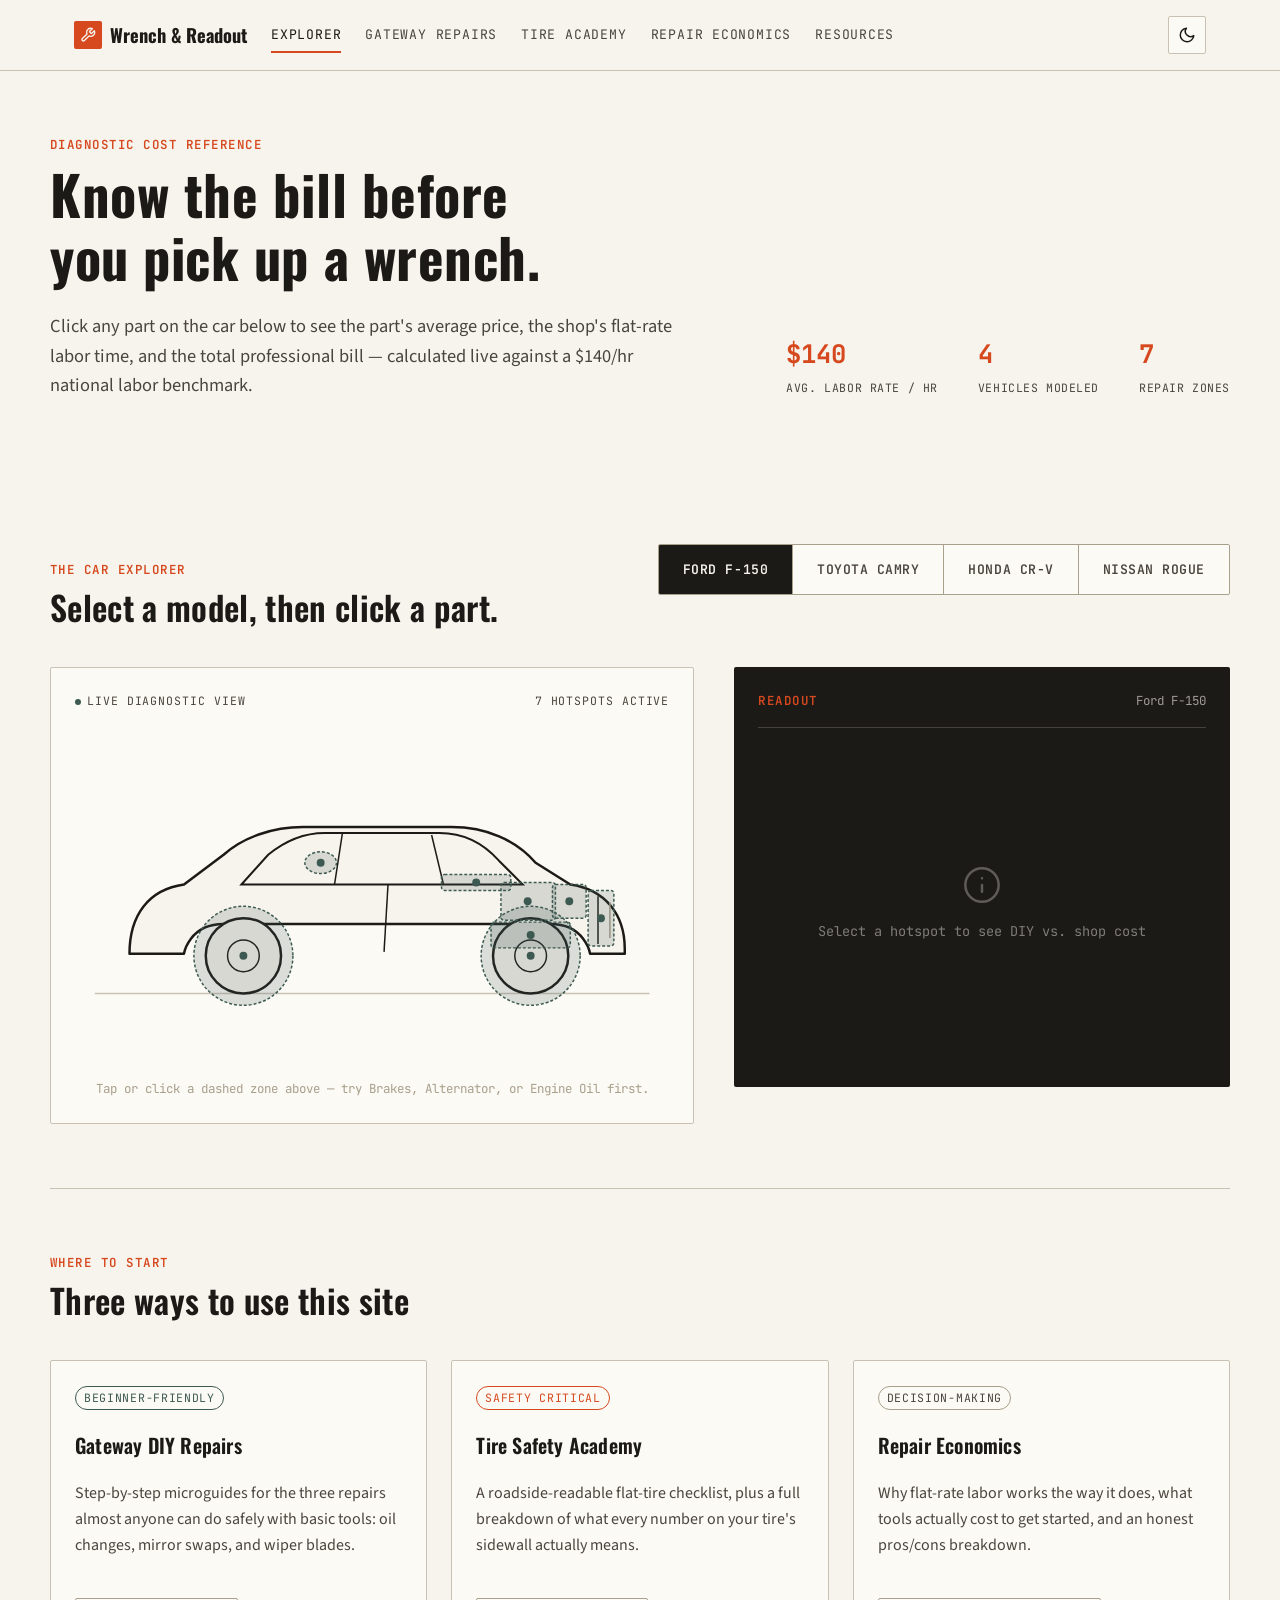
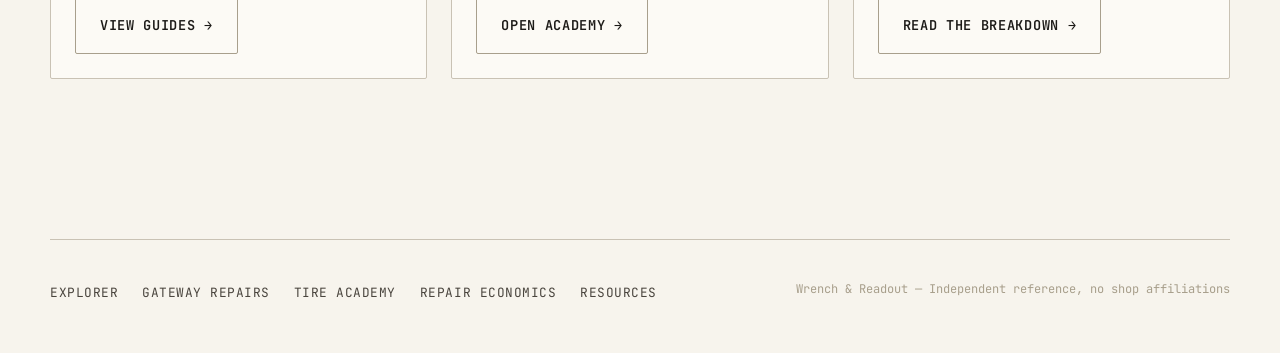
<file: index.html>
<!DOCTYPE html>
<html lang="en">
<head>
<meta charset="UTF-8" />
<meta name="viewport" content="width=device-width, initial-scale=1.0" />
<title>Wrench &amp; Readout — DIY vs. Professional Car Repair Cost Guide</title>
<meta name="description" content="See exactly what a repair costs in parts versus a shop's labor bill. Click a hotspot on the car to compare DIY part cost against the professional flat-rate bill, across four popular vehicles." />
<link rel="stylesheet" href="css/main.css" />
</head>
<body>

<header class="site-header">
  <nav class="nav">
    <a href="index.html" class="nav-brand">
      <span class="mark"><svg viewBox="0 0 24 24" fill="none" stroke-width="2" stroke-linecap="round" stroke-linejoin="round"><path d="M14.7 6.3a1 1 0 0 0 0 1.4l1.6 1.6a1 1 0 0 0 1.4 0l3.77-3.77a6 6 0 0 1-7.94 7.94l-6.91 6.91a2.12 2.12 0 0 1-3-3l6.91-6.91a6 6 0 0 1 7.94-7.94l-3.76 3.76z"/></svg></span>
      Wrench &amp; Readout
    </a>
    <ul class="nav-links">
      <li><a href="index.html" class="active">Explorer</a></li>
      <li><a href="repairs.html">Gateway Repairs</a></li>
      <li><a href="tires.html">Tire Academy</a></li>
      <li><a href="economics.html">Repair Economics</a></li>
      <li><a href="resources.html">Resources</a></li>
    </ul>
    <button class="theme-toggle" aria-label="Toggle dark mode">
      <svg class="icon-moon" viewBox="0 0 24 24" fill="none" stroke-width="2" stroke-linecap="round" stroke-linejoin="round"><path d="M21 12.79A9 9 0 1 1 11.21 3 7 7 0 0 0 21 12.79z"/></svg>
      <svg class="icon-sun" viewBox="0 0 24 24" fill="none" stroke-width="2" stroke-linecap="round" stroke-linejoin="round"><circle cx="12" cy="12" r="5"/><path d="M12 1v2M12 21v2M4.22 4.22l1.42 1.42M18.36 18.36l1.42 1.42M1 12h2M21 12h2M4.22 19.78l1.42-1.42M18.36 5.64l1.42-1.42"/></svg>
    </button>
    <button class="nav-toggle" aria-label="Open menu" aria-expanded="false">
      <svg viewBox="0 0 24 24" fill="none" stroke-width="2" stroke-linecap="round" stroke-linejoin="round"><path d="M3 12h18M3 6h18M3 18h18"/></svg>
    </button>
  </nav>
</header>

<main>
  <section class="hero container">
    <div class="hero-top">
      <div>
        <span class="eyebrow">Diagnostic cost reference</span>
        <h1>Know the bill before<br/>you pick up a wrench.</h1>
        <p class="lede mt-4">Click any part on the car below to see the part's average price, the shop's flat-rate labor time, and the total professional bill — calculated live against a $140/hr national labor benchmark.</p>
      </div>
      <div class="stat-strip">
        <div class="stat"><span class="num mono">$140</span><span class="lbl">Avg. labor rate / hr</span></div>
        <div class="stat"><span class="num mono">4</span><span class="lbl">Vehicles modeled</span></div>
        <div class="stat"><span class="num mono">7</span><span class="lbl">Repair zones</span></div>
      </div>
    </div>
  </section>

  <section class="section container" id="explorer">
    <div class="section-head">
      <div>
        <span class="eyebrow">The Car Explorer</span>
        <h2>Select a model, then click a part.</h2>
      </div>
      <div class="segmented" role="group" aria-label="Select vehicle">
        <button data-vehicle="ford" class="active">Ford F-150</button>
        <button data-vehicle="toyota">Toyota Camry</button>
        <button data-vehicle="honda">Honda CR-V</button>
        <button data-vehicle="nissan">Nissan Rogue</button>
      </div>
    </div>

    <div class="explorer">
      <div class="explorer-stage">
        <div class="explorer-stage-label">
          <span><span class="blink"></span>Live diagnostic view</span>
          <span>7 hotspots active</span>
        </div>

        <div class="car-svg-wrap">
          <svg viewBox="0 0 600 340" xmlns="http://www.w3.org/2000/svg" aria-label="Side-profile diagram of a car with seven clickable repair zones">
            <!-- Ground line -->
            <line x1="20" y1="270" x2="580" y2="270" stroke="var(--hairline)" stroke-width="1.5" />

            <!-- ===== Car body (side profile) ===== -->
            <path d="M55 230
                     C55 190, 75 165, 110 160
                     L150 130
                     C170 112, 200 102, 230 102
                     L380 102
                     C415 102, 445 115, 465 138
                     L500 160
                     C535 165, 555 190, 555 225
                     L555 230
                     L520 230
                     L520 230
                     C520 230, 515 200, 480 200
                     L150 200
                     C115 200, 110 230, 110 230
                     Z"
                  fill="var(--paper)" stroke="var(--ink)" stroke-width="2.5" stroke-linejoin="round" />

            <!-- Window line -->
            <path d="M168 160 L195 130 C212 116, 232 108, 252 108 L368 108 C392 108, 412 118, 428 136 L452 160 Z"
                  fill="none" stroke="var(--ink)" stroke-width="2" />
            <line x1="270" y1="108" x2="262" y2="160" stroke="var(--ink)" stroke-width="1.5" />
            <line x1="360" y1="110" x2="372" y2="160" stroke="var(--ink)" stroke-width="1.5" />

            <!-- Door seam -->
            <line x1="316" y1="160" x2="312" y2="228" stroke="var(--ink)" stroke-width="1.5" />

            <!-- Front grille hint -->
            <line x1="528" y1="172" x2="528" y2="220" stroke="var(--ink)" stroke-width="1.5" />
            <line x1="540" y1="178" x2="540" y2="214" stroke="var(--hairline-strong)" stroke-width="1.5" />

            <!-- Wheels -->
            <circle cx="170" cy="232" r="38" fill="var(--paper)" stroke="var(--ink)" stroke-width="2.5" />
            <circle cx="170" cy="232" r="16" fill="none" stroke="var(--ink)" stroke-width="1.5" />
            <circle cx="460" cy="232" r="38" fill="var(--paper)" stroke="var(--ink)" stroke-width="2.5" />
            <circle cx="460" cy="232" r="16" fill="none" stroke="var(--ink)" stroke-width="1.5" />

            <!-- ===== HOTSPOTS =====
                 Labels render as on-hover/focus tooltips (see .hotspot-tooltip in CSS
                 and pointerover/focus handlers in JS) rather than permanent text,
                 since four zones cluster tightly in the engine bay and static labels
                 there collide no matter how they're laid out. -->

            <!-- 1. Brakes — both wheels. Dashed ring sits OUTSIDE the wheel rim, not on top of it,
                 so the clickable boundary is visually distinct from the wheel illustration. -->
            <g class="hotspot-group" data-part="brakes" data-label="Brakes" tabindex="0" role="button" aria-label="Brakes — part cost and labor time">
              <circle class="hotspot" cx="460" cy="232" r="50" fill="none" />
              <circle class="hotspot" cx="170" cy="232" r="50" fill="none" />
              <circle class="hotspot-dot" cx="460" cy="232" r="4" />
              <circle class="hotspot-dot" cx="170" cy="232" r="4" />
            </g>

            <!-- 2. Alternator — engine block -->
            <g class="hotspot-group" data-part="alternator" data-label="Alternator" tabindex="0" role="button" aria-label="Alternator — part cost and labor time">
              <rect class="hotspot" x="430" y="158" width="55" height="38" rx="3" />
              <circle class="hotspot-dot" cx="457" cy="177" r="4" />
            </g>

            <!-- 3. Battery — front engine bay -->
            <g class="hotspot-group" data-part="battery" data-label="Battery" tabindex="0" role="button" aria-label="Battery — part cost and labor time">
              <rect class="hotspot" x="482" y="160" width="34" height="34" rx="3" />
              <circle class="hotspot-dot" cx="499" cy="177" r="4" />
            </g>

            <!-- 4. Radiator — front grille -->
            <g class="hotspot-group" data-part="radiator" data-label="Radiator" tabindex="0" role="button" aria-label="Radiator — part cost and labor time">
              <rect class="hotspot" x="518" y="166" width="26" height="56" rx="3" />
              <circle class="hotspot-dot" cx="531" cy="194" r="4" />
            </g>

            <!-- 5. Engine Oil — lower oil pan -->
            <g class="hotspot-group" data-part="oil" data-label="Engine Oil" tabindex="0" role="button" aria-label="Engine oil and filter — part cost and labor time">
              <rect class="hotspot" x="420" y="198" width="80" height="26" rx="3" />
              <circle class="hotspot-dot" cx="460" cy="211" r="4" />
            </g>

            <!-- 6. Side Mirror — door assembly -->
            <g class="hotspot-group" data-part="mirror" data-label="Mirror" tabindex="0" role="button" aria-label="Side mirror — part cost and labor time">
              <ellipse class="hotspot" cx="248" cy="138" rx="16" ry="11" />
              <circle class="hotspot-dot" cx="248" cy="138" r="4" />
            </g>

            <!-- 7. Windshield Wipers — base of windshield -->
            <g class="hotspot-group" data-part="wipers" data-label="Wipers" tabindex="0" role="button" aria-label="Windshield wipers — part cost and labor time">
              <rect class="hotspot" x="370" y="150" width="70" height="16" rx="3" />
              <circle class="hotspot-dot" cx="405" cy="158" r="4" />
            </g>

          </svg>
          <div class="hotspot-tooltip" id="hotspot-tooltip"></div>
        </div>
        <p class="explorer-hint">Tap or click a dashed zone above — try Brakes, Alternator, or Engine Oil first.</p>
      </div>

      <div class="readout">
        <div class="readout-header">
          <span class="eyebrow mb-0">Readout</span>
          <span class="readout-vehicle">Ford F-150</span>
        </div>
        <div class="readout-empty">
          <svg viewBox="0 0 24 24" fill="none" stroke-width="1.5" stroke-linecap="round" stroke-linejoin="round"><circle cx="12" cy="12" r="10"/><path d="M12 16v-4M12 8h.01"/></svg>
          Select a hotspot to see DIY vs. shop cost
        </div>
        <div class="readout-body"></div>
      </div>
    </div>
  </section>

  <section class="section container">
    <div class="section-head">
      <div>
        <span class="eyebrow">Where to start</span>
        <h2>Three ways to use this site</h2>
      </div>
    </div>
    <div class="card-grid">
      <div class="card">
        <span class="tag diy">Beginner-friendly</span>
        <h3 class="mt-4">Gateway DIY Repairs</h3>
        <p class="mt-4">Step-by-step microguides for the three repairs almost anyone can do safely with basic tools: oil changes, mirror swaps, and wiper blades.</p>
        <a href="repairs.html" class="btn btn-outline mt-4">View guides →</a>
      </div>
      <div class="card">
        <span class="tag warn">Safety critical</span>
        <h3 class="mt-4">Tire Safety Academy</h3>
        <p class="mt-4">A roadside-readable flat-tire checklist, plus a full breakdown of what every number on your tire's sidewall actually means.</p>
        <a href="tires.html" class="btn btn-outline mt-4">Open academy →</a>
      </div>
      <div class="card">
        <span class="tag">Decision-making</span>
        <h3 class="mt-4">Repair Economics</h3>
        <p class="mt-4">Why flat-rate labor works the way it does, what tools actually cost to get started, and an honest pros/cons breakdown.</p>
        <a href="economics.html" class="btn btn-outline mt-4">Read the breakdown →</a>
      </div>
    </div>
  </section>
</main>

<footer class="site-footer container">
  <div class="footer-grid">
    <ul class="footer-nav">
      <li><a href="index.html">Explorer</a></li>
      <li><a href="repairs.html">Gateway Repairs</a></li>
      <li><a href="tires.html">Tire Academy</a></li>
      <li><a href="economics.html">Repair Economics</a></li>
      <li><a href="resources.html">Resources</a></li>
    </ul>
    <span class="footer-meta">Wrench &amp; Readout — Independent reference, no shop affiliations</span>
  </div>
</footer>

<script src="js/shared.js"></script>
<script src="js/explorer.js"></script>
</body>
</html>
</file>
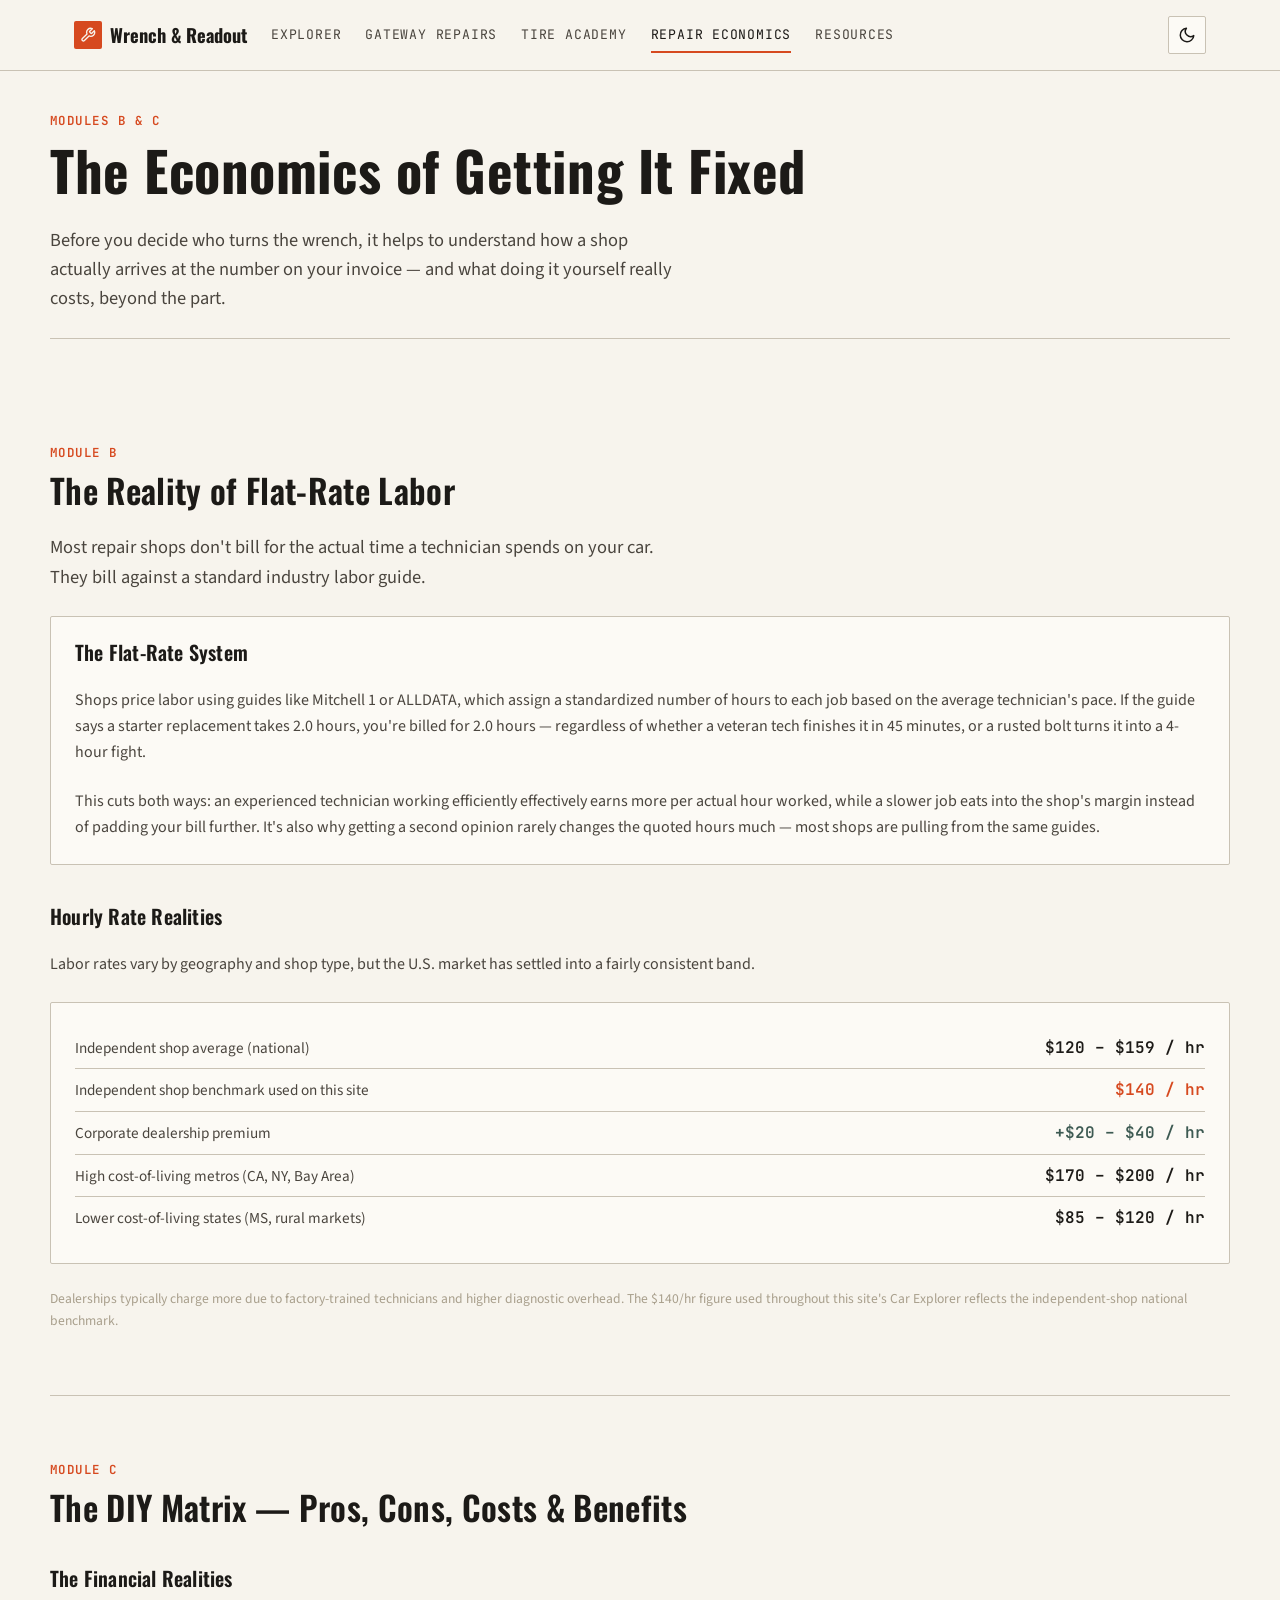
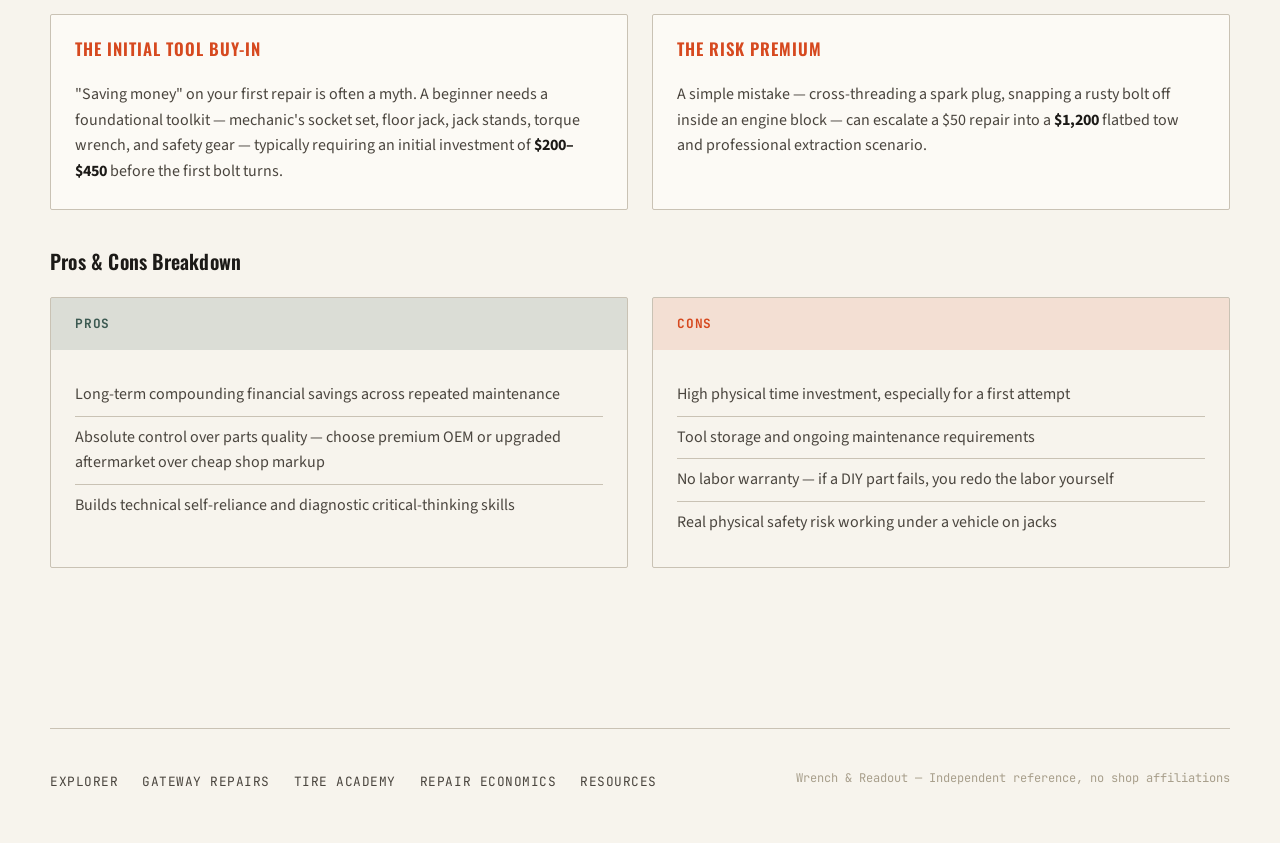
<file: economics.html>
<!DOCTYPE html>
<html lang="en">
<head>
<meta charset="UTF-8" />
<meta name="viewport" content="width=device-width, initial-scale=1.0" />
<title>Repair Economics — Wrench &amp; Readout</title>
<meta name="description" content="How flat-rate labor billing actually works, what independent shops versus dealerships charge per hour, and an honest pros-and-cons breakdown of doing repairs yourself." />
<link rel="stylesheet" href="css/main.css" />
</head>
<body>

<header class="site-header">
  <nav class="nav">
    <a href="index.html" class="nav-brand">
      <span class="mark"><svg viewBox="0 0 24 24" fill="none" stroke-width="2" stroke-linecap="round" stroke-linejoin="round"><path d="M14.7 6.3a1 1 0 0 0 0 1.4l1.6 1.6a1 1 0 0 0 1.4 0l3.77-3.77a6 6 0 0 1-7.94 7.94l-6.91 6.91a2.12 2.12 0 0 1-3-3l6.91-6.91a6 6 0 0 1 7.94-7.94l-3.76 3.76z"/></svg></span>
      Wrench &amp; Readout
    </a>
    <ul class="nav-links">
      <li><a href="index.html">Explorer</a></li>
      <li><a href="repairs.html">Gateway Repairs</a></li>
      <li><a href="tires.html">Tire Academy</a></li>
      <li><a href="economics.html" class="active">Repair Economics</a></li>
      <li><a href="resources.html">Resources</a></li>
    </ul>
    <button class="theme-toggle" aria-label="Toggle dark mode">
      <svg class="icon-moon" viewBox="0 0 24 24" fill="none" stroke-width="2" stroke-linecap="round" stroke-linejoin="round"><path d="M21 12.79A9 9 0 1 1 11.21 3 7 7 0 0 0 21 12.79z"/></svg>
      <svg class="icon-sun" viewBox="0 0 24 24" fill="none" stroke-width="2" stroke-linecap="round" stroke-linejoin="round"><circle cx="12" cy="12" r="5"/><path d="M12 1v2M12 21v2M4.22 4.22l1.42 1.42M18.36 18.36l1.42 1.42M1 12h2M21 12h2M4.22 19.78l1.42-1.42M18.36 5.64l1.42-1.42"/></svg>
    </button>
    <button class="nav-toggle" aria-label="Open menu" aria-expanded="false">
      <svg viewBox="0 0 24 24" fill="none" stroke-width="2" stroke-linecap="round" stroke-linejoin="round"><path d="M3 12h18M3 6h18M3 18h18"/></svg>
    </button>
  </nav>
</header>

<main>
  <section class="page-intro container">
    <span class="eyebrow">Modules B &amp; C</span>
    <h1>The Economics of Getting It Fixed</h1>
    <p class="lede mt-4">Before you decide who turns the wrench, it helps to understand how a shop actually arrives at the number on your invoice — and what doing it yourself really costs, beyond the part.</p>
  </section>

  <!-- ============ MODULE B: FLAT-RATE LABOR ============ -->
  <section class="section container">
    <span class="eyebrow">Module B</span>
    <h2>The Reality of Flat-Rate Labor</h2>

    <p class="lede mt-4 mb-0">Most repair shops don't bill for the actual time a technician spends on your car. They bill against a standard industry labor guide.</p>

    <div class="card mt-4">
      <h3>The Flat-Rate System</h3>
      <p class="mt-4">Shops price labor using guides like Mitchell 1 or ALLDATA, which assign a standardized number of hours to each job based on the average technician's pace. If the guide says a starter replacement takes 2.0 hours, you're billed for 2.0 hours — regardless of whether a veteran tech finishes it in 45 minutes, or a rusted bolt turns it into a 4-hour fight.</p>
      <p class="mt-4">This cuts both ways: an experienced technician working efficiently effectively earns more per actual hour worked, while a slower job eats into the shop's margin instead of padding your bill further. It's also why getting a second opinion rarely changes the quoted hours much — most shops are pulling from the same guides.</p>
    </div>

    <h3 class="mt-4" style="margin-top:2.5rem;">Hourly Rate Realities</h3>
    <p class="mt-4">Labor rates vary by geography and shop type, but the U.S. market has settled into a fairly consistent band.</p>

    <div class="card mt-4">
      <div class="spec-row">
        <span class="label">Independent shop average (national)</span>
        <span class="value">$120 – $159 / hr</span>
      </div>
      <div class="spec-row">
        <span class="label">Independent shop benchmark used on this site</span>
        <span class="value accent">$140 / hr</span>
      </div>
      <div class="spec-row">
        <span class="label">Corporate dealership premium</span>
        <span class="value teal">+$20 – $40 / hr</span>
      </div>
      <div class="spec-row">
        <span class="label">High cost-of-living metros (CA, NY, Bay Area)</span>
        <span class="value">$170 – $200 / hr</span>
      </div>
      <div class="spec-row">
        <span class="label">Lower cost-of-living states (MS, rural markets)</span>
        <span class="value">$85 – $120 / hr</span>
      </div>
    </div>
    <p class="mt-4" style="font-size:0.85rem; color:var(--hairline-strong);">Dealerships typically charge more due to factory-trained technicians and higher diagnostic overhead. The $140/hr figure used throughout this site's Car Explorer reflects the independent-shop national benchmark.</p>
  </section>

  <!-- ============ MODULE C: THE DIY MATRIX ============ -->
  <section class="section container">
    <span class="eyebrow">Module C</span>
    <h2>The DIY Matrix — Pros, Cons, Costs &amp; Benefits</h2>

    <h3 class="mt-4" style="margin-top:2.5rem;">The Financial Realities</h3>
    <div class="card-grid mt-4">
      <div class="card">
        <h4 style="color:var(--safety-orange);">The Initial Tool Buy-In</h4>
        <p class="mt-4">"Saving money" on your first repair is often a myth. A beginner needs a foundational toolkit — mechanic's socket set, floor jack, jack stands, torque wrench, and safety gear — typically requiring an initial investment of <strong style="color:var(--ink);">$200–$450</strong> before the first bolt turns.</p>
      </div>
      <div class="card">
        <h4 style="color:var(--safety-orange);">The Risk Premium</h4>
        <p class="mt-4">A simple mistake — cross-threading a spark plug, snapping a rusty bolt off inside an engine block — can escalate a $50 repair into a <strong style="color:var(--ink);">$1,200</strong> flatbed tow and professional extraction scenario.</p>
      </div>
    </div>

    <h3 class="mt-4" style="margin-top:2.5rem;">Pros &amp; Cons Breakdown</h3>
    <div class="pros-cons mt-4">
      <div class="pc-col pros">
        <div class="pc-col-head">Pros</div>
        <ul>
          <li>Long-term compounding financial savings across repeated maintenance</li>
          <li>Absolute control over parts quality — choose premium OEM or upgraded aftermarket over cheap shop markup</li>
          <li>Builds technical self-reliance and diagnostic critical-thinking skills</li>
        </ul>
      </div>
      <div class="pc-col cons">
        <div class="pc-col-head">Cons</div>
        <ul>
          <li>High physical time investment, especially for a first attempt</li>
          <li>Tool storage and ongoing maintenance requirements</li>
          <li>No labor warranty — if a DIY part fails, you redo the labor yourself</li>
          <li>Real physical safety risk working under a vehicle on jacks</li>
        </ul>
      </div>
    </div>
  </section>
</main>

<footer class="site-footer container">
  <div class="footer-grid">
    <ul class="footer-nav">
      <li><a href="index.html">Explorer</a></li>
      <li><a href="repairs.html">Gateway Repairs</a></li>
      <li><a href="tires.html">Tire Academy</a></li>
      <li><a href="economics.html">Repair Economics</a></li>
      <li><a href="resources.html">Resources</a></li>
    </ul>
    <span class="footer-meta">Wrench &amp; Readout — Independent reference, no shop affiliations</span>
  </div>
</footer>

<script src="js/shared.js"></script>
</body>
</html>
</file>
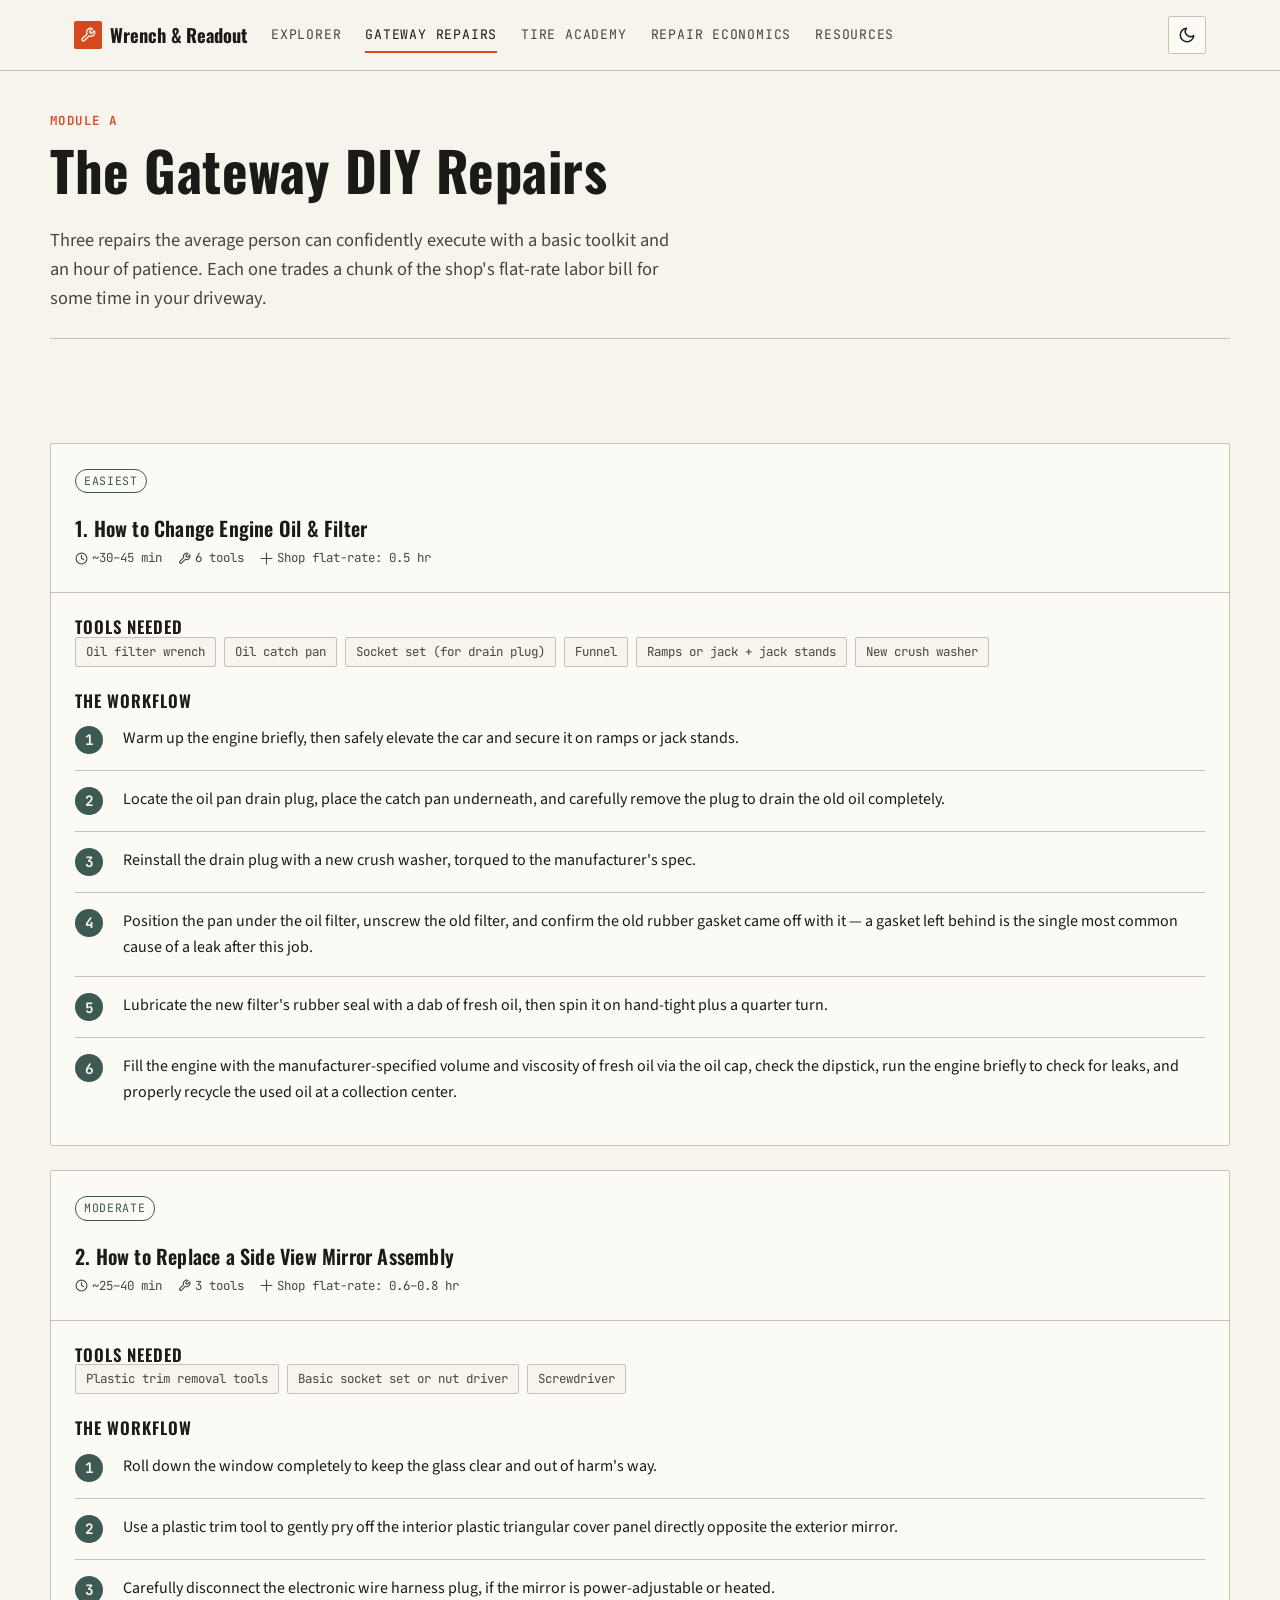
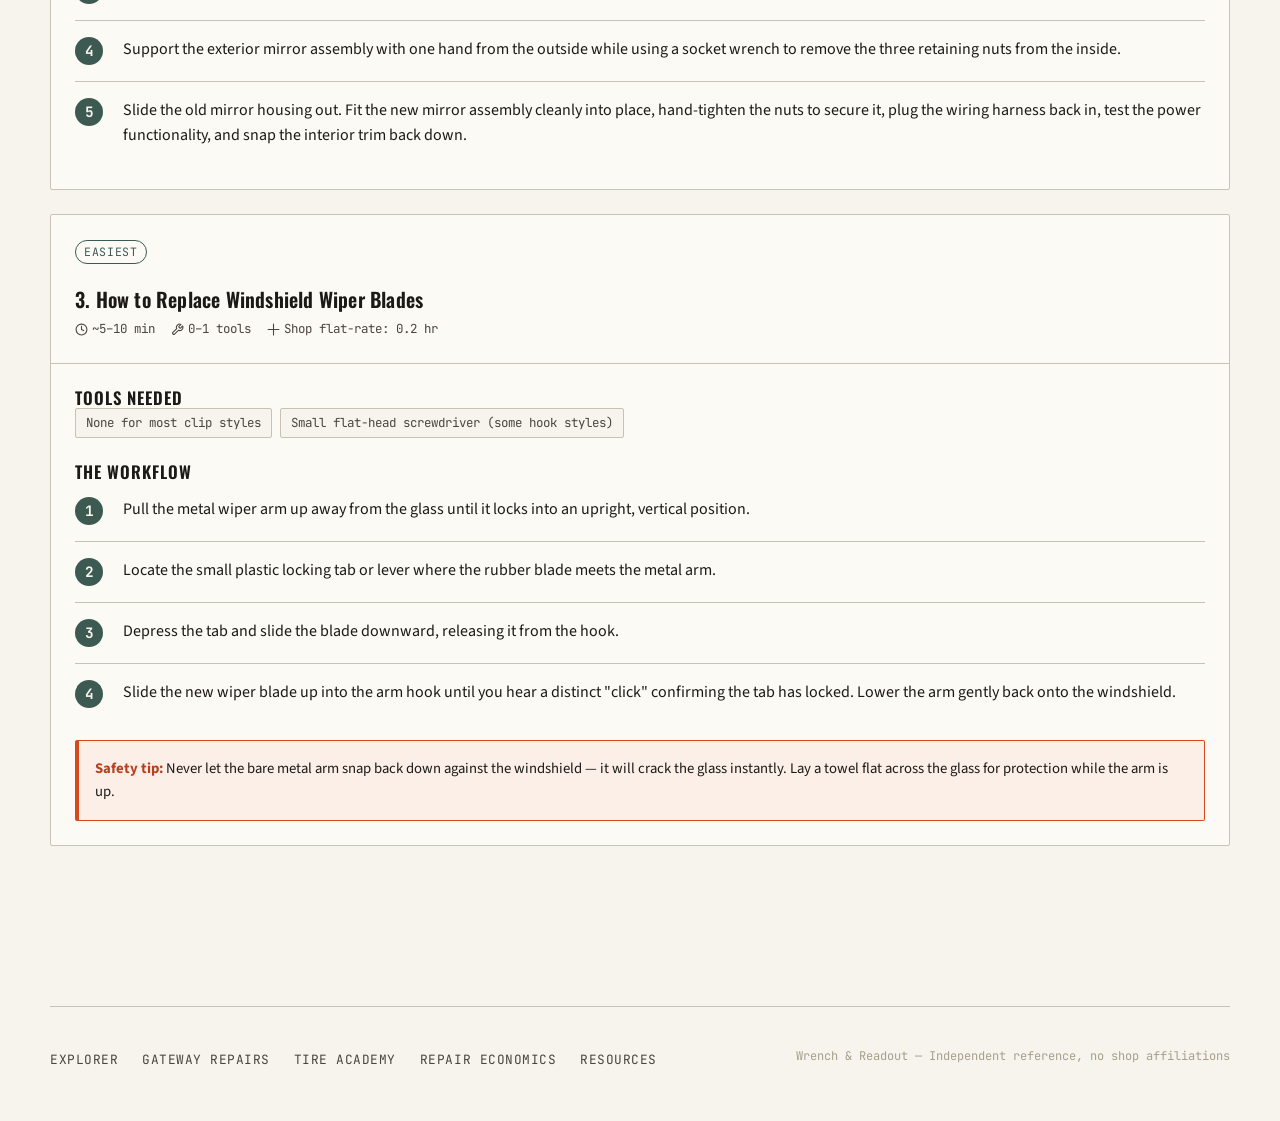
<file: repairs.html>
<!DOCTYPE html>
<html lang="en">
<head>
<meta charset="UTF-8" />
<meta name="viewport" content="width=device-width, initial-scale=1.0" />
<title>Gateway DIY Repairs — Wrench &amp; Readout</title>
<meta name="description" content="Step-by-step guides for the three car repairs almost anyone can do with basic tools: changing engine oil, replacing a side mirror, and swapping windshield wipers." />
<link rel="stylesheet" href="css/main.css" />
</head>
<body>

<header class="site-header">
  <nav class="nav">
    <a href="index.html" class="nav-brand">
      <span class="mark"><svg viewBox="0 0 24 24" fill="none" stroke-width="2" stroke-linecap="round" stroke-linejoin="round"><path d="M14.7 6.3a1 1 0 0 0 0 1.4l1.6 1.6a1 1 0 0 0 1.4 0l3.77-3.77a6 6 0 0 1-7.94 7.94l-6.91 6.91a2.12 2.12 0 0 1-3-3l6.91-6.91a6 6 0 0 1 7.94-7.94l-3.76 3.76z"/></svg></span>
      Wrench &amp; Readout
    </a>
    <ul class="nav-links">
      <li><a href="index.html">Explorer</a></li>
      <li><a href="repairs.html" class="active">Gateway Repairs</a></li>
      <li><a href="tires.html">Tire Academy</a></li>
      <li><a href="economics.html">Repair Economics</a></li>
      <li><a href="resources.html">Resources</a></li>
    </ul>
    <button class="theme-toggle" aria-label="Toggle dark mode">
      <svg class="icon-moon" viewBox="0 0 24 24" fill="none" stroke-width="2" stroke-linecap="round" stroke-linejoin="round"><path d="M21 12.79A9 9 0 1 1 11.21 3 7 7 0 0 0 21 12.79z"/></svg>
      <svg class="icon-sun" viewBox="0 0 24 24" fill="none" stroke-width="2" stroke-linecap="round" stroke-linejoin="round"><circle cx="12" cy="12" r="5"/><path d="M12 1v2M12 21v2M4.22 4.22l1.42 1.42M18.36 18.36l1.42 1.42M1 12h2M21 12h2M4.22 19.78l1.42-1.42M18.36 5.64l1.42-1.42"/></svg>
    </button>
    <button class="nav-toggle" aria-label="Open menu" aria-expanded="false">
      <svg viewBox="0 0 24 24" fill="none" stroke-width="2" stroke-linecap="round" stroke-linejoin="round"><path d="M3 12h18M3 6h18M3 18h18"/></svg>
    </button>
  </nav>
</header>

<main>
  <section class="page-intro container">
    <span class="eyebrow">Module A</span>
    <h1>The Gateway DIY Repairs</h1>
    <p class="lede mt-4">Three repairs the average person can confidently execute with a basic toolkit and an hour of patience. Each one trades a chunk of the shop's flat-rate labor bill for some time in your driveway.</p>
  </section>

  <section class="section container">
    <div class="card-grid" style="grid-template-columns: 1fr;">

      <!-- ============ GUIDE 1: OIL CHANGE ============ -->
      <article class="guide-card" id="oil-change">
        <div class="guide-card-head">
          <div>
            <span class="tag diy">Easiest</span>
            <h3 class="mt-4">1. How to Change Engine Oil &amp; Filter</h3>
            <div class="guide-meta">
              <span><svg viewBox="0 0 24 24" fill="none" stroke-width="2" stroke-linecap="round" stroke-linejoin="round"><circle cx="12" cy="12" r="10"/><path d="M12 6v6l4 2"/></svg> ~30–45 min</span>
              <span><svg viewBox="0 0 24 24" fill="none" stroke-width="2" stroke-linecap="round" stroke-linejoin="round"><path d="M14.7 6.3a1 1 0 0 0 0 1.4l1.6 1.6a1 1 0 0 0 1.4 0l3.77-3.77a6 6 0 0 1-7.94 7.94l-6.91 6.91a2.12 2.12 0 0 1-3-3l6.91-6.91a6 6 0 0 1 7.94-7.94l-3.76 3.76z"/></svg> 6 tools</span>
              <span><svg viewBox="0 0 24 24" fill="none" stroke-width="2" stroke-linecap="round" stroke-linejoin="round"><path d="M12 2v20M2 12h20"/></svg> Shop flat-rate: 0.5 hr</span>
            </div>
          </div>
        </div>
        <div class="guide-body">
          <h4>Tools Needed</h4>
          <ul class="tools-list">
            <li>Oil filter wrench</li>
            <li>Oil catch pan</li>
            <li>Socket set (for drain plug)</li>
            <li>Funnel</li>
            <li>Ramps or jack + jack stands</li>
            <li>New crush washer</li>
          </ul>

          <h4>The Workflow</h4>
          <ol class="steps">
            <li><p>Warm up the engine briefly, then safely elevate the car and secure it on ramps or jack stands.</p></li>
            <li><p>Locate the oil pan drain plug, place the catch pan underneath, and carefully remove the plug to drain the old oil completely.</p></li>
            <li><p>Reinstall the drain plug with a new crush washer, torqued to the manufacturer's spec.</p></li>
            <li><p>Position the pan under the oil filter, unscrew the old filter, and confirm the old rubber gasket came off with it — a gasket left behind is the single most common cause of a leak after this job.</p></li>
            <li><p>Lubricate the new filter's rubber seal with a dab of fresh oil, then spin it on hand-tight plus a quarter turn.</p></li>
            <li><p>Fill the engine with the manufacturer-specified volume and viscosity of fresh oil via the oil cap, check the dipstick, run the engine briefly to check for leaks, and properly recycle the used oil at a collection center.</p></li>
          </ol>
        </div>
      </article>

      <!-- ============ GUIDE 2: MIRROR ============ -->
      <article class="guide-card" id="mirror-replacement">
        <div class="guide-card-head">
          <div>
            <span class="tag diy">Moderate</span>
            <h3 class="mt-4">2. How to Replace a Side View Mirror Assembly</h3>
            <div class="guide-meta">
              <span><svg viewBox="0 0 24 24" fill="none" stroke-width="2" stroke-linecap="round" stroke-linejoin="round"><circle cx="12" cy="12" r="10"/><path d="M12 6v6l4 2"/></svg> ~25–40 min</span>
              <span><svg viewBox="0 0 24 24" fill="none" stroke-width="2" stroke-linecap="round" stroke-linejoin="round"><path d="M14.7 6.3a1 1 0 0 0 0 1.4l1.6 1.6a1 1 0 0 0 1.4 0l3.77-3.77a6 6 0 0 1-7.94 7.94l-6.91 6.91a2.12 2.12 0 0 1-3-3l6.91-6.91a6 6 0 0 1 7.94-7.94l-3.76 3.76z"/></svg> 3 tools</span>
              <span><svg viewBox="0 0 24 24" fill="none" stroke-width="2" stroke-linecap="round" stroke-linejoin="round"><path d="M12 2v20M2 12h20"/></svg> Shop flat-rate: 0.6–0.8 hr</span>
            </div>
          </div>
        </div>
        <div class="guide-body">
          <h4>Tools Needed</h4>
          <ul class="tools-list">
            <li>Plastic trim removal tools</li>
            <li>Basic socket set or nut driver</li>
            <li>Screwdriver</li>
          </ul>

          <h4>The Workflow</h4>
          <ol class="steps">
            <li><p>Roll down the window completely to keep the glass clear and out of harm's way.</p></li>
            <li><p>Use a plastic trim tool to gently pry off the interior plastic triangular cover panel directly opposite the exterior mirror.</p></li>
            <li><p>Carefully disconnect the electronic wire harness plug, if the mirror is power-adjustable or heated.</p></li>
            <li><p>Support the exterior mirror assembly with one hand from the outside while using a socket wrench to remove the three retaining nuts from the inside.</p></li>
            <li><p>Slide the old mirror housing out. Fit the new mirror assembly cleanly into place, hand-tighten the nuts to secure it, plug the wiring harness back in, test the power functionality, and snap the interior trim back down.</p></li>
          </ol>
        </div>
      </article>

      <!-- ============ GUIDE 3: WIPERS ============ -->
      <article class="guide-card" id="wiper-replacement">
        <div class="guide-card-head">
          <div>
            <span class="tag diy">Easiest</span>
            <h3 class="mt-4">3. How to Replace Windshield Wiper Blades</h3>
            <div class="guide-meta">
              <span><svg viewBox="0 0 24 24" fill="none" stroke-width="2" stroke-linecap="round" stroke-linejoin="round"><circle cx="12" cy="12" r="10"/><path d="M12 6v6l4 2"/></svg> ~5–10 min</span>
              <span><svg viewBox="0 0 24 24" fill="none" stroke-width="2" stroke-linecap="round" stroke-linejoin="round"><path d="M14.7 6.3a1 1 0 0 0 0 1.4l1.6 1.6a1 1 0 0 0 1.4 0l3.77-3.77a6 6 0 0 1-7.94 7.94l-6.91 6.91a2.12 2.12 0 0 1-3-3l6.91-6.91a6 6 0 0 1 7.94-7.94l-3.76 3.76z"/></svg> 0–1 tools</span>
              <span><svg viewBox="0 0 24 24" fill="none" stroke-width="2" stroke-linecap="round" stroke-linejoin="round"><path d="M12 2v20M2 12h20"/></svg> Shop flat-rate: 0.2 hr</span>
            </div>
          </div>
        </div>
        <div class="guide-body">
          <h4>Tools Needed</h4>
          <ul class="tools-list">
            <li>None for most clip styles</li>
            <li>Small flat-head screwdriver (some hook styles)</li>
          </ul>

          <h4>The Workflow</h4>
          <ol class="steps">
            <li><p>Pull the metal wiper arm up away from the glass until it locks into an upright, vertical position.</p></li>
            <li><p>Locate the small plastic locking tab or lever where the rubber blade meets the metal arm.</p></li>
            <li><p>Depress the tab and slide the blade downward, releasing it from the hook.</p></li>
            <li><p>Slide the new wiper blade up into the arm hook until you hear a distinct "click" confirming the tab has locked. Lower the arm gently back onto the windshield.</p></li>
          </ol>
          <div class="safety-callout">
            <strong>Safety tip:</strong> Never let the bare metal arm snap back down against the windshield — it will crack the glass instantly. Lay a towel flat across the glass for protection while the arm is up.
          </div>
        </div>
      </article>

    </div>
  </section>
</main>

<footer class="site-footer container">
  <div class="footer-grid">
    <ul class="footer-nav">
      <li><a href="index.html">Explorer</a></li>
      <li><a href="repairs.html">Gateway Repairs</a></li>
      <li><a href="tires.html">Tire Academy</a></li>
      <li><a href="economics.html">Repair Economics</a></li>
      <li><a href="resources.html">Resources</a></li>
    </ul>
    <span class="footer-meta">Wrench &amp; Readout — Independent reference, no shop affiliations</span>
  </div>
</footer>

<script src="js/shared.js"></script>
</body>
</html>
</file>
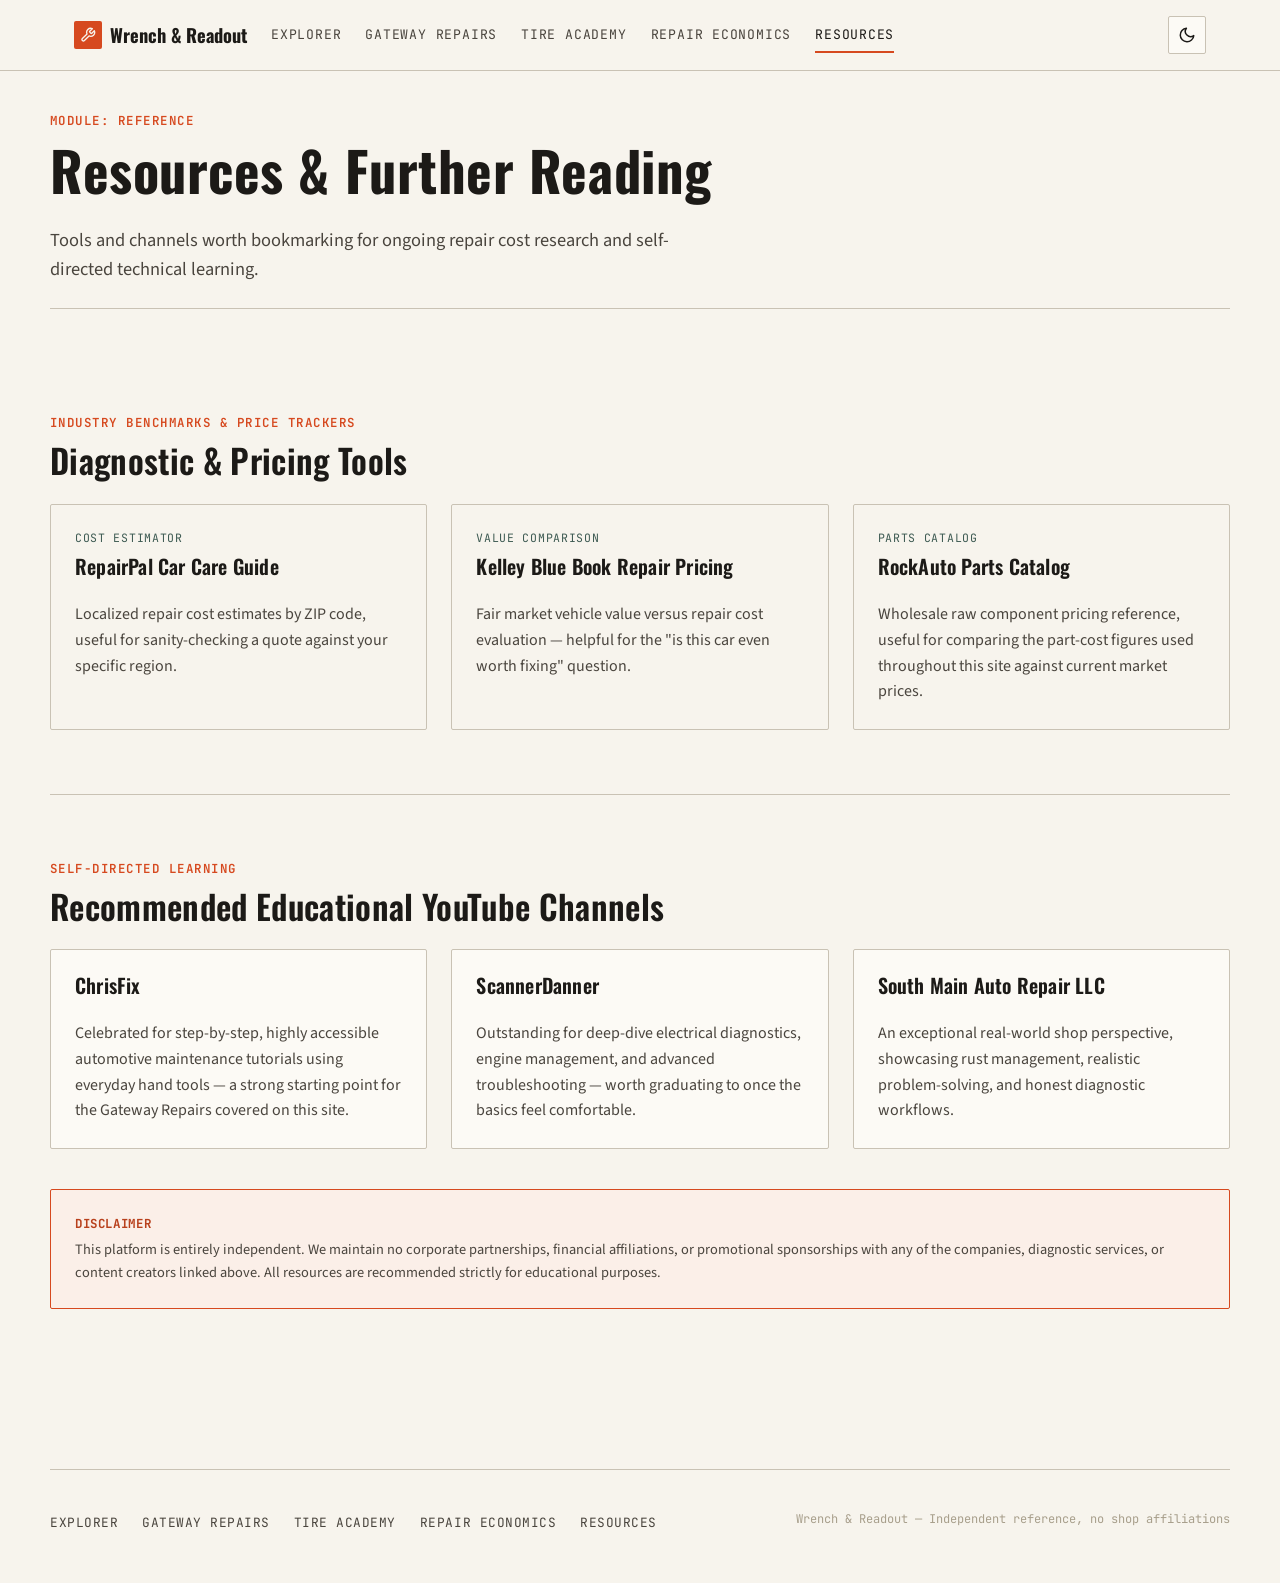
<file: resources.html>
<!DOCTYPE html>
<html lang="en">
<head>
<meta charset="UTF-8" />
<meta name="viewport" content="width=device-width, initial-scale=1.0" />
<title>Resources — Wrench &amp; Readout</title>
<meta name="description" content="Independent reference links for repair cost estimates, parts pricing, and trusted educational YouTube channels for self-directed automotive repair research." />
<link rel="stylesheet" href="css/main.css" />
</head>
<body>

<header class="site-header">
  <nav class="nav">
    <a href="index.html" class="nav-brand">
      <span class="mark"><svg viewBox="0 0 24 24" fill="none" stroke-width="2" stroke-linecap="round" stroke-linejoin="round"><path d="M14.7 6.3a1 1 0 0 0 0 1.4l1.6 1.6a1 1 0 0 0 1.4 0l3.77-3.77a6 6 0 0 1-7.94 7.94l-6.91 6.91a2.12 2.12 0 0 1-3-3l6.91-6.91a6 6 0 0 1 7.94-7.94l-3.76 3.76z"/></svg></span>
      Wrench &amp; Readout
    </a>
    <ul class="nav-links">
      <li><a href="index.html">Explorer</a></li>
      <li><a href="repairs.html">Gateway Repairs</a></li>
      <li><a href="tires.html">Tire Academy</a></li>
      <li><a href="economics.html">Repair Economics</a></li>
      <li><a href="resources.html" class="active">Resources</a></li>
    </ul>
    <button class="theme-toggle" aria-label="Toggle dark mode">
      <svg class="icon-moon" viewBox="0 0 24 24" fill="none" stroke-width="2" stroke-linecap="round" stroke-linejoin="round"><path d="M21 12.79A9 9 0 1 1 11.21 3 7 7 0 0 0 21 12.79z"/></svg>
      <svg class="icon-sun" viewBox="0 0 24 24" fill="none" stroke-width="2" stroke-linecap="round" stroke-linejoin="round"><circle cx="12" cy="12" r="5"/><path d="M12 1v2M12 21v2M4.22 4.22l1.42 1.42M18.36 18.36l1.42 1.42M1 12h2M21 12h2M4.22 19.78l1.42-1.42M18.36 5.64l1.42-1.42"/></svg>
    </button>
    <button class="nav-toggle" aria-label="Open menu" aria-expanded="false">
      <svg viewBox="0 0 24 24" fill="none" stroke-width="2" stroke-linecap="round" stroke-linejoin="round"><path d="M3 12h18M3 6h18M3 18h18"/></svg>
    </button>
  </nav>
</header>

<main>
  <section class="page-intro container">
    <span class="eyebrow">Module: Reference</span>
    <h1>Resources &amp; Further Reading</h1>
    <p class="lede mt-4">Tools and channels worth bookmarking for ongoing repair cost research and self-directed technical learning.</p>
  </section>

  <section class="section container">
    <span class="eyebrow">Industry Benchmarks &amp; Price Trackers</span>
    <h2>Diagnostic &amp; Pricing Tools</h2>

    <div class="card-grid mt-4">
      <a href="https://repairpal.com" target="_blank" rel="noopener noreferrer" class="resource-card">
        <span class="res-type">Cost Estimator</span>
        <h3>RepairPal Car Care Guide</h3>
        <p class="mt-4">Localized repair cost estimates by ZIP code, useful for sanity-checking a quote against your specific region.</p>
      </a>
      <a href="https://www.kbb.com" target="_blank" rel="noopener noreferrer" class="resource-card">
        <span class="res-type">Value Comparison</span>
        <h3>Kelley Blue Book Repair Pricing</h3>
        <p class="mt-4">Fair market vehicle value versus repair cost evaluation — helpful for the "is this car even worth fixing" question.</p>
      </a>
      <a href="https://www.rockauto.com" target="_blank" rel="noopener noreferrer" class="resource-card">
        <span class="res-type">Parts Catalog</span>
        <h3>RockAuto Parts Catalog</h3>
        <p class="mt-4">Wholesale raw component pricing reference, useful for comparing the part-cost figures used throughout this site against current market prices.</p>
      </a>
    </div>
  </section>

  <section class="section container">
    <span class="eyebrow">Self-Directed Learning</span>
    <h2>Recommended Educational YouTube Channels</h2>

    <div class="card-grid mt-4">
      <div class="card">
        <h3>ChrisFix</h3>
        <p class="mt-4">Celebrated for step-by-step, highly accessible automotive maintenance tutorials using everyday hand tools — a strong starting point for the Gateway Repairs covered on this site.</p>
      </div>
      <div class="card">
        <h3>ScannerDanner</h3>
        <p class="mt-4">Outstanding for deep-dive electrical diagnostics, engine management, and advanced troubleshooting — worth graduating to once the basics feel comfortable.</p>
      </div>
      <div class="card">
        <h3>South Main Auto Repair LLC</h3>
        <p class="mt-4">An exceptional real-world shop perspective, showcasing rust management, realistic problem-solving, and honest diagnostic workflows.</p>
      </div>
    </div>

    <div class="disclaimer-banner">
      <strong>Disclaimer</strong>
      This platform is entirely independent. We maintain no corporate partnerships, financial affiliations, or promotional sponsorships with any of the companies, diagnostic services, or content creators linked above. All resources are recommended strictly for educational purposes.
    </div>
  </section>
</main>

<footer class="site-footer container">
  <div class="footer-grid">
    <ul class="footer-nav">
      <li><a href="index.html">Explorer</a></li>
      <li><a href="repairs.html">Gateway Repairs</a></li>
      <li><a href="tires.html">Tire Academy</a></li>
      <li><a href="economics.html">Repair Economics</a></li>
      <li><a href="resources.html">Resources</a></li>
    </ul>
    <span class="footer-meta">Wrench &amp; Readout — Independent reference, no shop affiliations</span>
  </div>
</footer>

<script src="js/shared.js"></script>
</body>
</html>
</file>
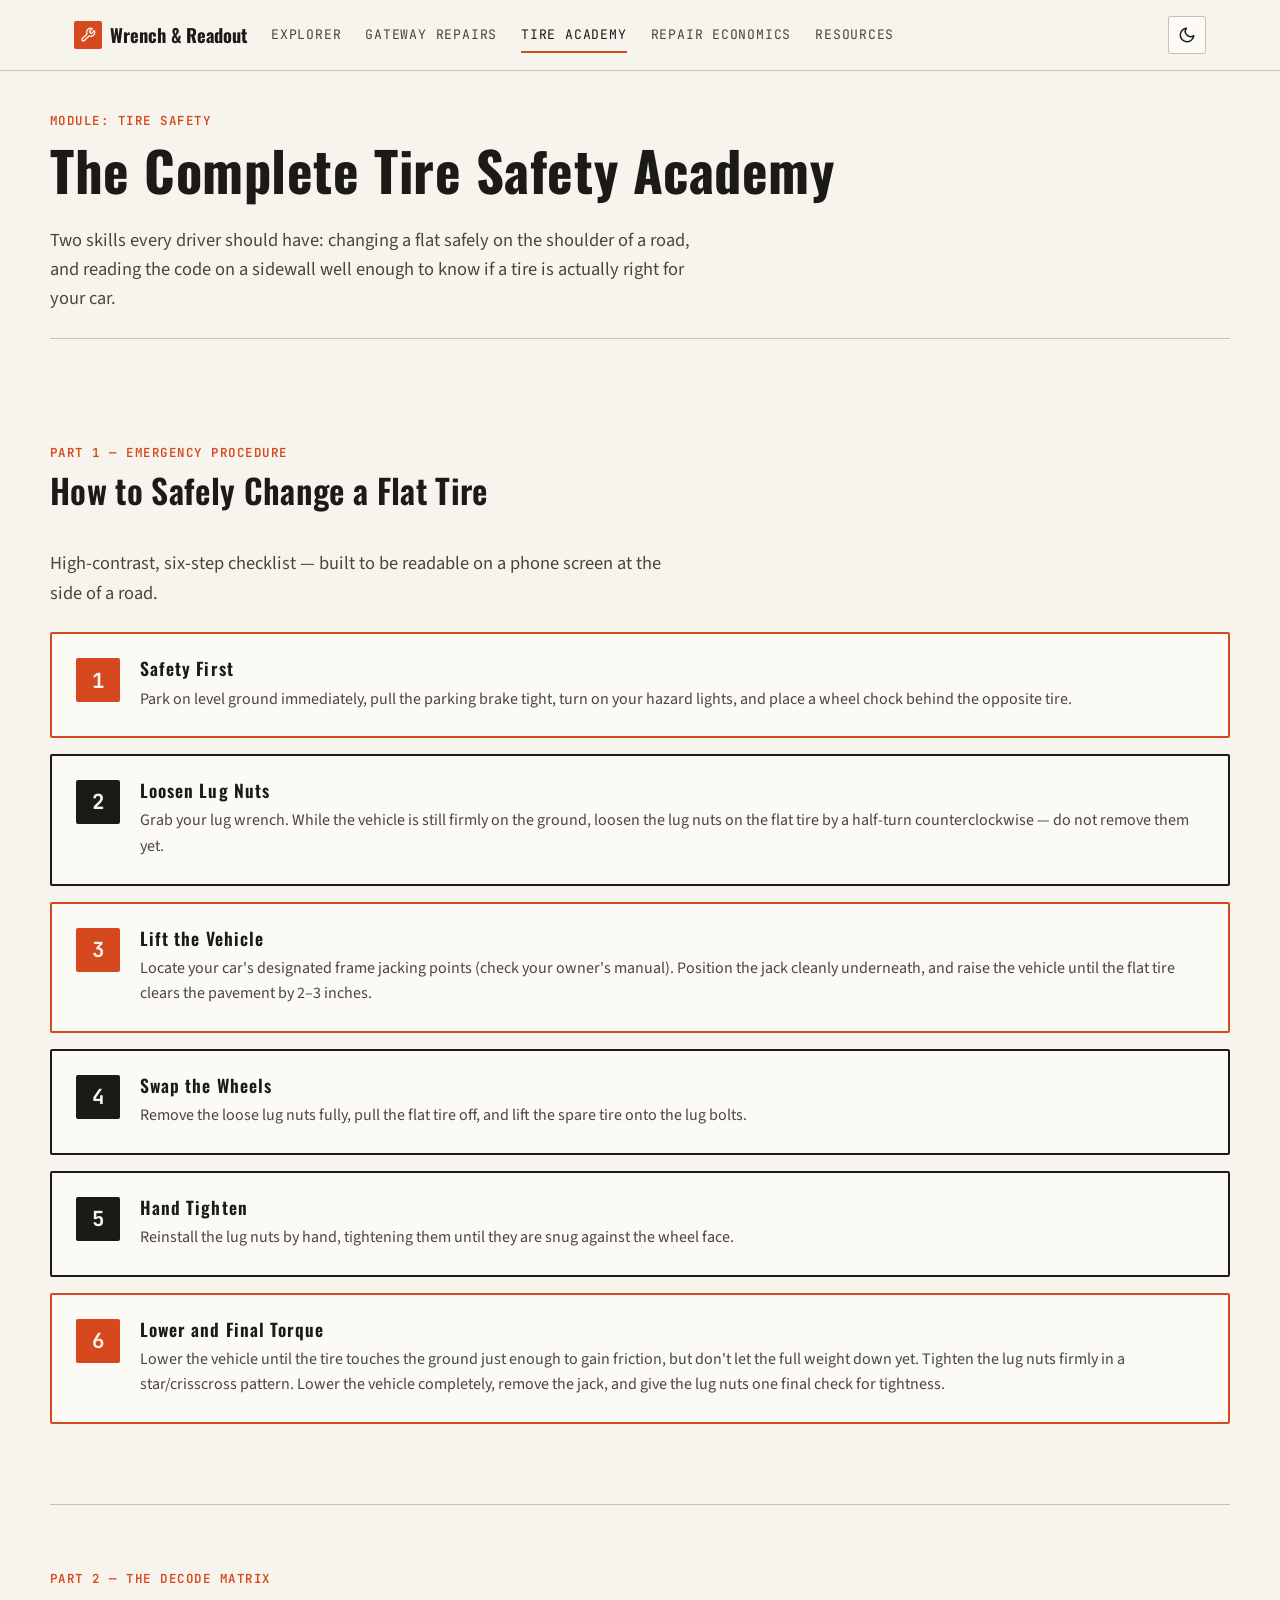
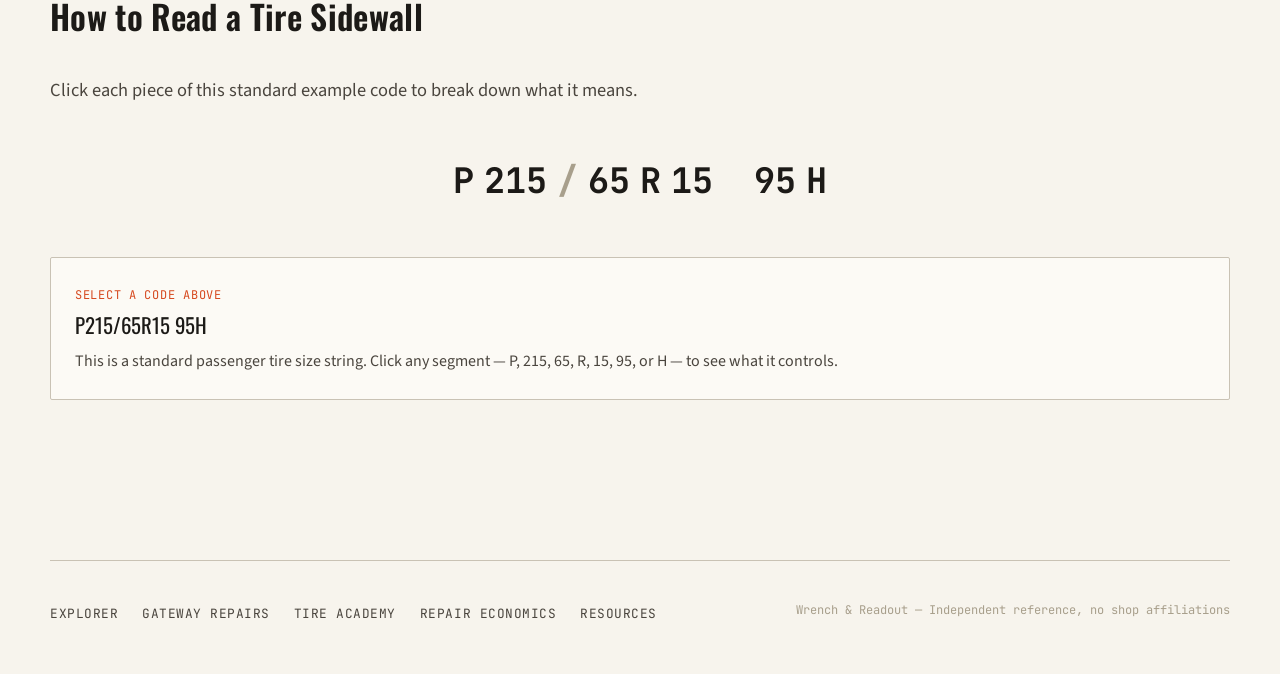
<file: tires.html>
<!DOCTYPE html>
<html lang="en">
<head>
<meta charset="UTF-8" />
<meta name="viewport" content="width=device-width, initial-scale=1.0" />
<title>Tire Safety Academy — Wrench &amp; Readout</title>
<meta name="description" content="A roadside-readable checklist for safely changing a flat tire, plus an interactive breakdown of what every code on a tire's sidewall actually means." />
<link rel="stylesheet" href="css/main.css" />
</head>
<body>

<header class="site-header">
  <nav class="nav">
    <a href="index.html" class="nav-brand">
      <span class="mark"><svg viewBox="0 0 24 24" fill="none" stroke-width="2" stroke-linecap="round" stroke-linejoin="round"><path d="M14.7 6.3a1 1 0 0 0 0 1.4l1.6 1.6a1 1 0 0 0 1.4 0l3.77-3.77a6 6 0 0 1-7.94 7.94l-6.91 6.91a2.12 2.12 0 0 1-3-3l6.91-6.91a6 6 0 0 1 7.94-7.94l-3.76 3.76z"/></svg></span>
      Wrench &amp; Readout
    </a>
    <ul class="nav-links">
      <li><a href="index.html">Explorer</a></li>
      <li><a href="repairs.html">Gateway Repairs</a></li>
      <li><a href="tires.html" class="active">Tire Academy</a></li>
      <li><a href="economics.html">Repair Economics</a></li>
      <li><a href="resources.html">Resources</a></li>
    </ul>
    <button class="theme-toggle" aria-label="Toggle dark mode">
      <svg class="icon-moon" viewBox="0 0 24 24" fill="none" stroke-width="2" stroke-linecap="round" stroke-linejoin="round"><path d="M21 12.79A9 9 0 1 1 11.21 3 7 7 0 0 0 21 12.79z"/></svg>
      <svg class="icon-sun" viewBox="0 0 24 24" fill="none" stroke-width="2" stroke-linecap="round" stroke-linejoin="round"><circle cx="12" cy="12" r="5"/><path d="M12 1v2M12 21v2M4.22 4.22l1.42 1.42M18.36 18.36l1.42 1.42M1 12h2M21 12h2M4.22 19.78l1.42-1.42M18.36 5.64l1.42-1.42"/></svg>
    </button>
    <button class="nav-toggle" aria-label="Open menu" aria-expanded="false">
      <svg viewBox="0 0 24 24" fill="none" stroke-width="2" stroke-linecap="round" stroke-linejoin="round"><path d="M3 12h18M3 6h18M3 18h18"/></svg>
    </button>
  </nav>
</header>

<main>
  <section class="page-intro container">
    <span class="eyebrow">Module: Tire Safety</span>
    <h1>The Complete Tire Safety Academy</h1>
    <p class="lede mt-4">Two skills every driver should have: changing a flat safely on the shoulder of a road, and reading the code on a sidewall well enough to know if a tire is actually right for your car.</p>
  </section>

  <!-- ============ PART 1: FLAT TIRE CHECKLIST ============ -->
  <section class="section container">
    <div class="section-head">
      <div>
        <span class="eyebrow">Part 1 — Emergency Procedure</span>
        <h2>How to Safely Change a Flat Tire</h2>
      </div>
    </div>
    <p class="lede mb-0">High-contrast, six-step checklist — built to be readable on a phone screen at the side of a road.</p>

    <ol class="checklist mt-4">
      <li class="critical">
        <span class="hide-sr">Step 1</span>
        <div>
          <h4>Safety First</h4>
          <p>Park on level ground immediately, pull the parking brake tight, turn on your hazard lights, and place a wheel chock behind the opposite tire.</p>
        </div>
      </li>
      <li>
        <span class="hide-sr">Step 2</span>
        <div>
          <h4>Loosen Lug Nuts</h4>
          <p>Grab your lug wrench. While the vehicle is still firmly on the ground, loosen the lug nuts on the flat tire by a half-turn counterclockwise — do not remove them yet.</p>
        </div>
      </li>
      <li class="critical">
        <span class="hide-sr">Step 3</span>
        <div>
          <h4>Lift the Vehicle</h4>
          <p>Locate your car's designated frame jacking points (check your owner's manual). Position the jack cleanly underneath, and raise the vehicle until the flat tire clears the pavement by 2–3 inches.</p>
        </div>
      </li>
      <li>
        <span class="hide-sr">Step 4</span>
        <div>
          <h4>Swap the Wheels</h4>
          <p>Remove the loose lug nuts fully, pull the flat tire off, and lift the spare tire onto the lug bolts.</p>
        </div>
      </li>
      <li>
        <span class="hide-sr">Step 5</span>
        <div>
          <h4>Hand Tighten</h4>
          <p>Reinstall the lug nuts by hand, tightening them until they are snug against the wheel face.</p>
        </div>
      </li>
      <li class="critical">
        <span class="hide-sr">Step 6</span>
        <div>
          <h4>Lower and Final Torque</h4>
          <p>Lower the vehicle until the tire touches the ground just enough to gain friction, but don't let the full weight down yet. Tighten the lug nuts firmly in a star/crisscross pattern. Lower the vehicle completely, remove the jack, and give the lug nuts one final check for tightness.</p>
        </div>
      </li>
    </ol>
  </section>

  <!-- ============ PART 2: SIDEWALL DECODER ============ -->
  <section class="section container">
    <div class="section-head">
      <div>
        <span class="eyebrow">Part 2 — The Decode Matrix</span>
        <h2>How to Read a Tire Sidewall</h2>
      </div>
    </div>
    <p class="lede mb-0">Click each piece of this standard example code to break down what it means.</p>

    <div class="tire-string" id="tire-string">
      <span class="tire-char" data-key="P">P</span>
      <span class="tire-char" data-key="215">215</span>
      <span class="tire-char sep">/</span>
      <span class="tire-char" data-key="65">65</span>
      <span class="tire-char" data-key="R">R</span>
      <span class="tire-char" data-key="15">15</span>
      <span class="tire-char sep">&nbsp;</span>
      <span class="tire-char" data-key="95">95</span>
      <span class="tire-char" data-key="H">H</span>
    </div>

    <div class="decode-panel" id="decode-panel">
      <span class="dp-key">Select a code above</span>
      <div class="dp-title">P215/65R15 95H</div>
      <p class="dp-desc">This is a standard passenger tire size string. Click any segment — P, 215, 65, R, 15, 95, or H — to see what it controls.</p>
    </div>
  </section>
</main>

<footer class="site-footer container">
  <div class="footer-grid">
    <ul class="footer-nav">
      <li><a href="index.html">Explorer</a></li>
      <li><a href="repairs.html">Gateway Repairs</a></li>
      <li><a href="tires.html">Tire Academy</a></li>
      <li><a href="economics.html">Repair Economics</a></li>
      <li><a href="resources.html">Resources</a></li>
    </ul>
    <span class="footer-meta">Wrench &amp; Readout — Independent reference, no shop affiliations</span>
  </div>
</footer>

<script src="js/shared.js"></script>
<script src="js/tire-decoder.js"></script>
</body>
</html>
</file>
<file: css/main.css>
/* ============================================
   WRENCH & READOUT — Design Tokens
   A DIY vs. Pro repair cost reference, styled
   like a diagnostic spec sheet, not a SaaS dashboard.
   ============================================ */

@import url('https://fonts.googleapis.com/css2?family=Oswald:wght@400;500;600;700&family=Source+Sans+3:wght@400;500;600;700&family=JetBrains+Mono:wght@400;500;600;700&display=swap');

:root {
  /* Color tokens — named per the design plan */
  --paper: #F7F4ED;
  --paper-raised: #FCFAF5;
  --ink: #1C1A17;
  --ink-soft: #4A453E;
  --safety-orange: #D6491F;
  --safety-orange-dim: #B8401C;
  --slate-teal: #3D5A52;
  --slate-teal-dim: #2E443E;
  --hairline: #C9C2B4;
  --hairline-strong: #A89F8C;
  --warn-bg: #FBEFE8;

  /* Dark mode overrides applied via [data-theme="dark"] */
  --shadow-sm: 0 1px 2px rgba(28, 26, 23, 0.08);
  --shadow-md: 0 4px 12px rgba(28, 26, 23, 0.12);

  /* Type scale */
  --font-display: 'Oswald', sans-serif;
  --font-body: 'Source Sans 3', sans-serif;
  --font-mono: 'JetBrains Mono', monospace;

  /* Spacing rhythm */
  --space-1: 0.25rem;
  --space-2: 0.5rem;
  --space-3: 1rem;
  --space-4: 1.5rem;
  --space-5: 2.5rem;
  --space-6: 4rem;
  --space-7: 6rem;

  --radius: 2px;
  --container-max: 1180px;
}

[data-theme="dark"] {
  --paper: #181613;
  --paper-raised: #211E1A;
  --ink: #F0EDE5;
  --ink-soft: #B5AE9F;
  --safety-orange: #E8602F;
  --safety-orange-dim: #D6491F;
  --slate-teal: #6B9189;
  --slate-teal-dim: #527A71;
  --hairline: #38342D;
  --hairline-strong: #4F4940;
  --warn-bg: #2A1E16;
  --shadow-sm: 0 1px 2px rgba(0, 0, 0, 0.4);
  --shadow-md: 0 4px 16px rgba(0, 0, 0, 0.5);
}

* {
  box-sizing: border-box;
}

html {
  scroll-behavior: smooth;
}

@media (prefers-reduced-motion: reduce) {
  html {
    scroll-behavior: auto;
  }
  *, *::before, *::after {
    animation-duration: 0.01ms !important;
    animation-iteration-count: 1 !important;
    transition-duration: 0.01ms !important;
  }
}

body {
  margin: 0;
  background: var(--paper);
  color: var(--ink);
  font-family: var(--font-body);
  font-size: 16px;
  line-height: 1.6;
  -webkit-font-smoothing: antialiased;
  transition: background-color 0.25s ease, color 0.25s ease;
}

img, svg {
  max-width: 100%;
  display: block;
}

a {
  color: var(--slate-teal);
  text-decoration: none;
}

[data-theme="dark"] a {
  color: var(--slate-teal);
}

a:hover {
  color: var(--safety-orange);
}

:focus-visible {
  outline: 2px solid var(--safety-orange);
  outline-offset: 2px;
}

.container {
  max-width: var(--container-max);
  margin: 0 auto;
  padding: 0 var(--space-4);
}

/* ============================================
   TYPOGRAPHY
   ============================================ */

h1, h2, h3, h4 {
  font-family: var(--font-display);
  font-weight: 600;
  letter-spacing: 0.01em;
  line-height: 1.15;
  margin: 0;
  color: var(--ink);
}

h1 { font-size: clamp(2.1rem, 4.5vw, 3.4rem); font-weight: 700; }
h2 { font-size: clamp(1.5rem, 3vw, 2.1rem); }
h3 { font-size: 1.25rem; }
h4 { font-size: 1.05rem; text-transform: uppercase; letter-spacing: 0.06em; }

p { margin: 0 0 var(--space-3) 0; color: var(--ink-soft); }
p:last-child { margin-bottom: 0; }

.eyebrow {
  font-family: var(--font-mono);
  font-size: 0.78rem;
  text-transform: uppercase;
  letter-spacing: 0.12em;
  color: var(--safety-orange);
  font-weight: 600;
  display: block;
  margin-bottom: var(--space-2);
}

.lede {
  font-size: 1.15rem;
  color: var(--ink-soft);
  max-width: 640px;
}

.mono {
  font-family: var(--font-mono);
}

/* ============================================
   NAVIGATION
   ============================================ */

.site-header {
  border-bottom: 1px solid var(--hairline);
  background: var(--paper);
  position: sticky;
  top: 0;
  z-index: 100;
}

.nav {
  max-width: var(--container-max);
  margin: 0 auto;
  padding: var(--space-3) var(--space-4);
  display: flex;
  align-items: center;
  justify-content: space-between;
  gap: var(--space-4);
}

.nav-brand {
  display: flex;
  align-items: center;
  gap: var(--space-2);
  font-family: var(--font-display);
  font-weight: 700;
  font-size: 1.15rem;
  color: var(--ink);
  text-decoration: none;
  white-space: nowrap;
}

.nav-brand:hover { color: var(--ink); }

.nav-brand .mark {
  width: 28px;
  height: 28px;
  background: var(--safety-orange);
  border-radius: var(--radius);
  display: flex;
  align-items: center;
  justify-content: center;
  flex-shrink: 0;
}

.nav-brand .mark svg { width: 16px; height: 16px; stroke: var(--paper); }

.nav-links {
  display: flex;
  gap: var(--space-4);
  list-style: none;
  margin: 0;
  padding: 0;
  flex: 1;
}

.nav-links a {
  font-family: var(--font-mono);
  font-size: 0.82rem;
  text-transform: uppercase;
  letter-spacing: 0.06em;
  color: var(--ink-soft);
  padding: var(--space-2) 0;
  border-bottom: 2px solid transparent;
}

.nav-links a:hover,
.nav-links a.active {
  color: var(--ink);
  border-bottom-color: var(--safety-orange);
}

.theme-toggle {
  background: var(--paper-raised);
  border: 1px solid var(--hairline);
  border-radius: var(--radius);
  width: 38px;
  height: 38px;
  display: flex;
  align-items: center;
  justify-content: center;
  cursor: pointer;
  flex-shrink: 0;
  transition: border-color 0.2s ease;
}

.theme-toggle:hover { border-color: var(--safety-orange); }
.theme-toggle svg { width: 18px; height: 18px; stroke: var(--ink); }
.theme-toggle .icon-sun { display: none; }
[data-theme="dark"] .theme-toggle .icon-moon { display: none; }
[data-theme="dark"] .theme-toggle .icon-sun { display: block; }

.nav-toggle {
  display: none;
  background: none;
  border: 1px solid var(--hairline);
  border-radius: var(--radius);
  width: 38px;
  height: 38px;
  align-items: center;
  justify-content: center;
  cursor: pointer;
}
.nav-toggle svg { width: 18px; height: 18px; stroke: var(--ink); }

@media (max-width: 860px) {
  .nav-links {
    position: absolute;
    top: 100%;
    left: 0;
    right: 0;
    background: var(--paper);
    border-bottom: 1px solid var(--hairline);
    flex-direction: column;
    gap: 0;
    padding: var(--space-2) var(--space-4);
    display: none;
  }
  .nav-links.open { display: flex; }
  .nav-links a { padding: var(--space-3) 0; border-bottom: 1px solid var(--hairline); width: 100%; }
  .nav-links a:last-child { border-bottom: none; }
  .nav-toggle { display: flex; }
}

/* ============================================
   FOOTER
   ============================================ */

.site-footer {
  border-top: 1px solid var(--hairline);
  margin-top: var(--space-7);
  padding: var(--space-5) 0 var(--space-4);
}

.footer-grid {
  display: flex;
  justify-content: space-between;
  flex-wrap: wrap;
  gap: var(--space-4);
  margin-bottom: var(--space-4);
}

.footer-nav {
  display: flex;
  gap: var(--space-4);
  flex-wrap: wrap;
  list-style: none;
  padding: 0;
  margin: 0;
}

.footer-nav a {
  font-family: var(--font-mono);
  font-size: 0.8rem;
  color: var(--ink-soft);
  text-transform: uppercase;
  letter-spacing: 0.04em;
}

.footer-meta {
  font-family: var(--font-mono);
  font-size: 0.75rem;
  color: var(--hairline-strong);
}

/* ============================================
   SECTION RHYTHM
   ============================================ */

.section {
  padding: var(--space-6) 0;
  border-bottom: 1px solid var(--hairline);
}

.section:last-of-type { border-bottom: none; }

.section-head {
  display: flex;
  justify-content: space-between;
  align-items: baseline;
  gap: var(--space-4);
  margin-bottom: var(--space-5);
  flex-wrap: wrap;
}

.hairline-rule {
  border: none;
  border-top: 1px solid var(--hairline);
  margin: var(--space-5) 0;
}

/* ============================================
   SPEC ROW — label-left, value-right data pattern
   ============================================ */

.spec-row {
  display: flex;
  justify-content: space-between;
  align-items: baseline;
  padding: var(--space-2) 0;
  border-bottom: 1px solid var(--hairline);
  gap: var(--space-3);
}

.spec-row:last-child { border-bottom: none; }

.spec-row .label {
  color: var(--ink-soft);
  font-size: 0.95rem;
}

.spec-row .value {
  font-family: var(--font-mono);
  font-weight: 600;
  color: var(--ink);
  text-align: right;
  white-space: nowrap;
}

.spec-row .value.accent { color: var(--safety-orange); }
.spec-row .value.teal { color: var(--slate-teal); }

/* ============================================
   CARDS
   ============================================ */

.card {
  background: var(--paper-raised);
  border: 1px solid var(--hairline);
  border-radius: var(--radius);
  padding: var(--space-4);
}

.card-grid {
  display: grid;
  grid-template-columns: repeat(auto-fit, minmax(280px, 1fr));
  gap: var(--space-4);
}

.tag {
  display: inline-flex;
  align-items: center;
  gap: var(--space-1);
  font-family: var(--font-mono);
  font-size: 0.72rem;
  text-transform: uppercase;
  letter-spacing: 0.06em;
  padding: 2px 8px;
  border-radius: 12px;
  border: 1px solid var(--hairline-strong);
  color: var(--ink-soft);
}

.tag.diy { border-color: var(--slate-teal); color: var(--slate-teal); }
.tag.warn { border-color: var(--safety-orange); color: var(--safety-orange); }

/* ============================================
   BUTTONS
   ============================================ */

.btn {
  display: inline-flex;
  align-items: center;
  gap: var(--space-2);
  font-family: var(--font-mono);
  font-size: 0.85rem;
  text-transform: uppercase;
  letter-spacing: 0.05em;
  font-weight: 600;
  padding: var(--space-3) var(--space-4);
  border-radius: var(--radius);
  border: 1px solid var(--ink);
  background: var(--ink);
  color: var(--paper);
  cursor: pointer;
  transition: transform 0.15s ease, box-shadow 0.15s ease;
}

.btn:hover { color: var(--paper); transform: translateY(-1px); box-shadow: var(--shadow-sm); }

.btn-outline {
  background: transparent;
  color: var(--ink);
  border-color: var(--hairline-strong);
}

.btn-outline:hover { color: var(--ink); border-color: var(--ink); }

/* ============================================
   SEGMENTED CONTROL (model selector)
   ============================================ */

.segmented {
  display: inline-flex;
  border: 1px solid var(--hairline-strong);
  border-radius: var(--radius);
  overflow: hidden;
  flex-wrap: wrap;
}

.segmented button {
  font-family: var(--font-mono);
  font-size: 0.82rem;
  text-transform: uppercase;
  letter-spacing: 0.04em;
  font-weight: 600;
  padding: var(--space-3) var(--space-4);
  background: var(--paper-raised);
  color: var(--ink-soft);
  border: none;
  border-right: 1px solid var(--hairline-strong);
  cursor: pointer;
  transition: background-color 0.15s ease, color 0.15s ease;
}

.segmented button:last-child { border-right: none; }

.segmented button.active {
  background: var(--ink);
  color: var(--paper);
}

.segmented button:not(.active):hover {
  background: var(--warn-bg);
  color: var(--ink);
}

/* ============================================
   CAR EXPLORER (signature element)
   ============================================ */

.explorer {
  display: grid;
  grid-template-columns: 1.3fr 1fr;
  gap: var(--space-5);
  align-items: start;
}

@media (max-width: 900px) {
  .explorer { grid-template-columns: 1fr; }
}

.explorer-stage {
  background: var(--paper-raised);
  border: 1px solid var(--hairline);
  border-radius: var(--radius);
  padding: var(--space-4);
  position: relative;
}

.explorer-stage-label {
  font-family: var(--font-mono);
  font-size: 0.72rem;
  text-transform: uppercase;
  letter-spacing: 0.08em;
  color: var(--ink-soft);
  display: flex;
  justify-content: space-between;
  margin-bottom: var(--space-3);
}

.explorer-stage-label .blink {
  width: 6px;
  height: 6px;
  border-radius: 50%;
  background: var(--slate-teal);
  display: inline-block;
  margin-right: 6px;
  animation: pulse 2s infinite;
}

@keyframes pulse {
  0%, 100% { opacity: 1; }
  50% { opacity: 0.3; }
}

.car-svg-wrap {
  width: 100%;
}

.hotspot {
  cursor: pointer;
  fill: var(--slate-teal);
  fill-opacity: 0.18;
  stroke: var(--slate-teal);
  stroke-width: 1.5;
  stroke-dasharray: 3 2;
  transition: fill-opacity 0.2s ease, stroke 0.2s ease;
}

.hotspot:hover, .hotspot:focus-visible {
  fill-opacity: 0.38;
  stroke: var(--safety-orange);
}

.hotspot.selected {
  fill: var(--safety-orange);
  fill-opacity: 0.32;
  stroke: var(--safety-orange);
  stroke-dasharray: none;
  stroke-width: 2;
}

.hotspot-dot {
  fill: var(--slate-teal);
  transition: fill 0.2s ease;
}

.hotspot.selected ~ .hotspot-dot,
.hotspot-group.selected .hotspot-dot {
  fill: var(--safety-orange);
}

.car-svg-wrap {
  position: relative;
}

.hotspot-tooltip {
  position: absolute;
  top: 0;
  left: 0;
  transform: translate(-50%, -130%);
  background: var(--ink);
  color: var(--paper);
  font-family: var(--font-mono);
  font-size: 0.72rem;
  text-transform: uppercase;
  letter-spacing: 0.05em;
  font-weight: 600;
  padding: 5px 10px;
  border-radius: var(--radius);
  pointer-events: none;
  opacity: 0;
  transition: opacity 0.12s ease;
  white-space: nowrap;
  z-index: 5;
}

[data-theme="dark"] .hotspot-tooltip {
  background: var(--safety-orange);
  color: var(--ink);
}

.hotspot-tooltip::after {
  content: '';
  position: absolute;
  top: 100%;
  left: 50%;
  transform: translateX(-50%);
  border: 5px solid transparent;
  border-top-color: var(--ink);
}

[data-theme="dark"] .hotspot-tooltip::after {
  border-top-color: var(--safety-orange);
}

.hotspot-tooltip.show {
  opacity: 1;
}

.explorer-hint {
  font-family: var(--font-mono);
  font-size: 0.78rem;
  color: var(--hairline-strong);
  text-align: center;
  margin-top: var(--space-3);
}

/* ---- Readout panel ---- */

.readout {
  background: var(--ink);
  color: var(--paper);
  border-radius: var(--radius);
  padding: var(--space-4);
  min-height: 420px;
  display: flex;
  flex-direction: column;
  position: relative;
  overflow: hidden;
}

[data-theme="dark"] .readout {
  background: var(--paper-raised);
  border: 1px solid var(--hairline-strong);
}

.readout-header {
  display: flex;
  justify-content: space-between;
  align-items: center;
  padding-bottom: var(--space-3);
  border-bottom: 1px solid rgba(247, 244, 237, 0.18);
  margin-bottom: var(--space-3);
}

[data-theme="dark"] .readout-header { border-bottom-color: var(--hairline); }

.readout-header .eyebrow { color: var(--safety-orange); margin: 0; }

.readout-vehicle {
  font-family: var(--font-mono);
  font-size: 0.78rem;
  color: rgba(247, 244, 237, 0.6);
}

[data-theme="dark"] .readout-vehicle { color: var(--ink-soft); }

.readout-empty {
  flex: 1;
  display: flex;
  flex-direction: column;
  align-items: center;
  justify-content: center;
  text-align: center;
  color: rgba(247, 244, 237, 0.45);
  font-family: var(--font-mono);
  font-size: 0.85rem;
  gap: var(--space-2);
}

[data-theme="dark"] .readout-empty { color: var(--ink-soft); }

.readout-empty svg { width: 40px; height: 40px; stroke: rgba(247, 244, 237, 0.3); margin-bottom: var(--space-2); }
[data-theme="dark"] .readout-empty svg { stroke: var(--hairline-strong); }

.readout-body { flex: 1; display: none; flex-direction: column; }
.readout-body.show { display: flex; }

.readout-part-name {
  font-family: var(--font-display);
  font-size: 1.4rem;
  font-weight: 600;
  margin-bottom: var(--space-4);
  color: var(--paper);
}

[data-theme="dark"] .readout-part-name { color: var(--ink); }

.readout-line {
  display: flex;
  justify-content: space-between;
  align-items: baseline;
  padding: var(--space-2) 0;
  border-bottom: 1px solid rgba(247, 244, 237, 0.1);
  opacity: 0;
  transform: translateY(4px);
  animation: readout-line-in 0.3s ease forwards;
}

[data-theme="dark"] .readout-line { border-bottom-color: var(--hairline); }

@keyframes readout-line-in {
  to { opacity: 1; transform: translateY(0); }
}

.readout-line .rl-label {
  font-family: var(--font-mono);
  font-size: 0.78rem;
  text-transform: uppercase;
  letter-spacing: 0.05em;
  color: rgba(247, 244, 237, 0.55);
}

[data-theme="dark"] .readout-line .rl-label { color: var(--ink-soft); }

.readout-line .rl-value {
  font-family: var(--font-mono);
  font-size: 1.05rem;
  font-weight: 700;
  color: var(--paper);
}

[data-theme="dark"] .readout-line .rl-value { color: var(--ink); }

.readout-line.total .rl-value { color: var(--safety-orange); font-size: 1.2rem; }

.readout-divider {
  border: none;
  border-top: 1px dashed rgba(247, 244, 237, 0.2);
  margin: var(--space-3) 0;
}

[data-theme="dark"] .readout-divider { border-top-color: var(--hairline); }

.readout-savings {
  margin-top: var(--space-3);
  padding: var(--space-3);
  background: rgba(214, 73, 31, 0.15);
  border: 1px solid var(--safety-orange);
  border-radius: var(--radius);
  text-align: center;
  opacity: 0;
  animation: readout-line-in 0.3s ease forwards;
  animation-delay: 0.5s;
}

.readout-savings .rs-label {
  font-family: var(--font-mono);
  font-size: 0.72rem;
  text-transform: uppercase;
  letter-spacing: 0.06em;
  color: var(--safety-orange);
  display: block;
  margin-bottom: 2px;
}

.readout-savings .rs-value {
  font-family: var(--font-mono);
  font-size: 1.6rem;
  font-weight: 700;
  color: var(--safety-orange);
}

/* ============================================
   GUIDE CARDS (microguides)
   ============================================ */

.guide-card {
  background: var(--paper-raised);
  border: 1px solid var(--hairline);
  border-radius: var(--radius);
}

.guide-card-head {
  padding: var(--space-4);
  display: flex;
  justify-content: space-between;
  align-items: flex-start;
  gap: var(--space-3);
  border-bottom: 1px solid var(--hairline);
}

.guide-card-head h3 { margin-bottom: var(--space-1); }

.guide-meta {
  display: flex;
  gap: var(--space-3);
  font-family: var(--font-mono);
  font-size: 0.78rem;
  color: var(--ink-soft);
  flex-wrap: wrap;
  margin-top: var(--space-2);
}

.guide-meta span { display: flex; align-items: center; gap: 4px; }
.guide-meta svg { width: 13px; height: 13px; stroke: var(--ink-soft); }

.guide-body { padding: var(--space-4); }

.tools-list {
  list-style: none;
  margin: 0 0 var(--space-4) 0;
  padding: 0;
  display: flex;
  flex-wrap: wrap;
  gap: var(--space-2);
}

.tools-list li {
  font-family: var(--font-mono);
  font-size: 0.78rem;
  background: var(--paper);
  border: 1px solid var(--hairline);
  border-radius: var(--radius);
  padding: 4px 10px;
  color: var(--ink-soft);
}

.steps {
  list-style: none;
  margin: 0;
  padding: 0;
  counter-reset: step;
}

.steps li {
  counter-increment: step;
  display: grid;
  grid-template-columns: 32px 1fr;
  gap: var(--space-3);
  padding: var(--space-3) 0;
  border-bottom: 1px solid var(--hairline);
}

.steps li:last-child { border-bottom: none; }

.steps li::before {
  content: counter(step);
  font-family: var(--font-mono);
  font-weight: 700;
  font-size: 0.9rem;
  color: var(--paper);
  background: var(--slate-teal);
  width: 28px;
  height: 28px;
  border-radius: 50%;
  display: flex;
  align-items: center;
  justify-content: center;
}

.steps li p { margin: 0; color: var(--ink); }

.safety-callout {
  background: var(--warn-bg);
  border: 1px solid var(--safety-orange);
  border-left: 4px solid var(--safety-orange);
  border-radius: var(--radius);
  padding: var(--space-3);
  margin-top: var(--space-3);
  font-size: 0.92rem;
}

.safety-callout strong { color: var(--safety-orange-dim); }

/* ============================================
   TIRE CHECKLIST (high-contrast, roadside-readable)
   ============================================ */

.checklist {
  list-style: none;
  margin: 0;
  padding: 0;
  counter-reset: cstep;
}

.checklist li {
  counter-increment: cstep;
  background: var(--paper-raised);
  border: 2px solid var(--ink);
  border-radius: var(--radius);
  padding: var(--space-4);
  margin-bottom: var(--space-3);
  display: grid;
  grid-template-columns: 48px 1fr;
  gap: var(--space-3);
  align-items: start;
}

.checklist li::before {
  content: counter(cstep);
  font-family: var(--font-mono);
  font-weight: 700;
  font-size: 1.3rem;
  color: var(--paper);
  background: var(--ink);
  width: 44px;
  height: 44px;
  border-radius: var(--radius);
  display: flex;
  align-items: center;
  justify-content: center;
}

.checklist li.critical {
  border-color: var(--safety-orange);
}
.checklist li.critical::before {
  background: var(--safety-orange);
}

.checklist h4 { margin-bottom: var(--space-2); text-transform: none; font-size: 1.1rem; }

/* ============================================
   TIRE DECODE MATRIX
   ============================================ */

.tire-string {
  display: flex;
  justify-content: center;
  gap: 2px;
  margin: var(--space-5) 0;
  flex-wrap: wrap;
}

.tire-char {
  font-family: var(--font-mono);
  font-weight: 700;
  font-size: clamp(1.4rem, 4vw, 2.2rem);
  padding: var(--space-2) var(--space-1);
  border-radius: var(--radius);
  cursor: pointer;
  transition: background-color 0.15s ease, color 0.15s ease;
  color: var(--ink);
}

.tire-char[data-key]:hover,
.tire-char[data-key].active {
  background: var(--safety-orange);
  color: var(--paper);
}

.tire-char.sep { color: var(--hairline-strong); cursor: default; }
.tire-char.sep:hover { background: none; color: var(--hairline-strong); }

.decode-panel {
  background: var(--paper-raised);
  border: 1px solid var(--hairline);
  border-radius: var(--radius);
  padding: var(--space-4);
  min-height: 140px;
}

.decode-panel .dp-key {
  font-family: var(--font-mono);
  font-size: 0.75rem;
  text-transform: uppercase;
  letter-spacing: 0.06em;
  color: var(--safety-orange);
  margin-bottom: var(--space-1);
}

.decode-panel .dp-title { font-family: var(--font-display); font-size: 1.3rem; margin-bottom: var(--space-2); }
.decode-panel .dp-desc { color: var(--ink-soft); }

/* ============================================
   TABLES
   ============================================ */

table.data-table {
  width: 100%;
  border-collapse: collapse;
  font-size: 0.92rem;
}

table.data-table th {
  font-family: var(--font-mono);
  font-size: 0.75rem;
  text-transform: uppercase;
  letter-spacing: 0.05em;
  text-align: left;
  color: var(--ink-soft);
  padding: var(--space-2) var(--space-3);
  border-bottom: 2px solid var(--ink);
}

table.data-table td {
  padding: var(--space-3);
  border-bottom: 1px solid var(--hairline);
  color: var(--ink);
}

table.data-table tr:last-child td { border-bottom: none; }
table.data-table td.num { font-family: var(--font-mono); text-align: right; }

.table-scroll { overflow-x: auto; }

/* ============================================
   PROS / CONS
   ============================================ */

.pros-cons {
  display: grid;
  grid-template-columns: 1fr 1fr;
  gap: var(--space-4);
}

@media (max-width: 700px) {
  .pros-cons { grid-template-columns: 1fr; }
}

.pc-col {
  border: 1px solid var(--hairline);
  border-radius: var(--radius);
  overflow: hidden;
}

.pc-col-head {
  padding: var(--space-3) var(--space-4);
  font-family: var(--font-mono);
  font-size: 0.8rem;
  text-transform: uppercase;
  letter-spacing: 0.06em;
  font-weight: 700;
}

.pc-col.pros .pc-col-head { background: rgba(61, 90, 82, 0.15); color: var(--slate-teal); }
.pc-col.cons .pc-col-head { background: rgba(214, 73, 31, 0.12); color: var(--safety-orange); }

.pc-col ul { list-style: none; margin: 0; padding: var(--space-4); }
.pc-col li { padding: var(--space-2) 0; border-bottom: 1px solid var(--hairline); color: var(--ink-soft); }
.pc-col li:last-child { border-bottom: none; }

/* ============================================
   RESOURCE LINKS
   ============================================ */

.resource-card {
  display: block;
  border: 1px solid var(--hairline);
  border-radius: var(--radius);
  padding: var(--space-4);
  transition: border-color 0.15s ease, transform 0.15s ease;
}

.resource-card:hover { border-color: var(--safety-orange); transform: translateY(-2px); }

.resource-card h3 { color: var(--ink); margin-bottom: var(--space-1); }
.resource-card .res-type { font-family: var(--font-mono); font-size: 0.72rem; text-transform: uppercase; letter-spacing: 0.06em; color: var(--slate-teal); margin-bottom: var(--space-2); display: block; }

.disclaimer-banner {
  background: var(--warn-bg);
  border: 1px solid var(--safety-orange);
  border-radius: var(--radius);
  padding: var(--space-4);
  font-size: 0.9rem;
  color: var(--ink-soft);
  margin-top: var(--space-5);
}

.disclaimer-banner strong { color: var(--safety-orange-dim); display: block; margin-bottom: var(--space-1); font-family: var(--font-mono); text-transform: uppercase; font-size: 0.78rem; letter-spacing: 0.05em; }

/* ============================================
   HERO (landing page)
   ============================================ */

.hero {
  padding: var(--space-6) 0 var(--space-5);
}

.hero-top {
  display: grid;
  grid-template-columns: 1fr auto;
  gap: var(--space-5);
  align-items: end;
  margin-bottom: var(--space-5);
}

@media (max-width: 700px) {
  .hero-top { grid-template-columns: 1fr; }
}

.stat-strip {
  display: flex;
  gap: var(--space-5);
  flex-wrap: wrap;
}

.stat-strip .stat { text-align: left; }
.stat-strip .stat .num { font-family: var(--font-mono); font-size: 1.6rem; font-weight: 700; color: var(--safety-orange); display: block; }
.stat-strip .stat .lbl { font-family: var(--font-mono); font-size: 0.72rem; text-transform: uppercase; letter-spacing: 0.05em; color: var(--ink-soft); }

@media (max-width: 480px) {
  .stat-strip {
    gap: var(--space-3);
    flex-wrap: nowrap;
  }
  .stat-strip .stat .num { font-size: 1.25rem; }
  .stat-strip .stat .lbl { font-size: 0.62rem; letter-spacing: 0.03em; }
}

/* Page intro pattern used on subpages */
.page-intro {
  padding: var(--space-5) 0 var(--space-4);
  border-bottom: 1px solid var(--hairline);
  margin-bottom: var(--space-5);
}

/* utility */
.text-center { text-align: center; }
.mt-4 { margin-top: var(--space-4); }
.mb-0 { margin-bottom: 0; }
.hide-sr { position: absolute; width: 1px; height: 1px; overflow: hidden; clip: rect(0,0,0,0); }
</file>
